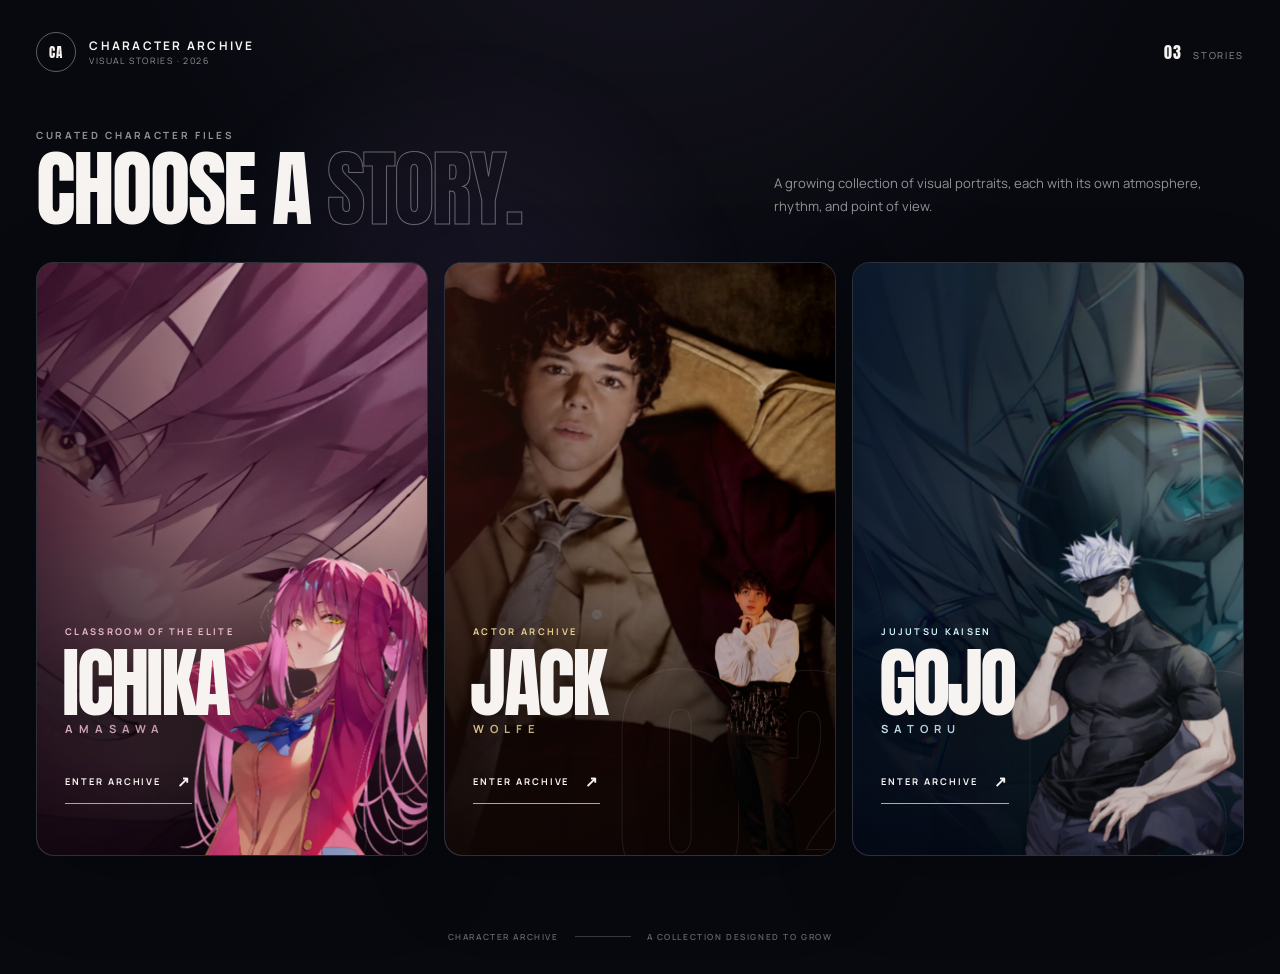
<file: index.html>
<!doctype html>
<html lang="en">
  <head>
    <meta charset="UTF-8">
    <meta name="viewport" content="width=device-width, initial-scale=1.0">
    <meta name="description" content="Character Archive — a growing collection of cinematic visual stories devoted to remarkable characters and performers.">
    <meta name="theme-color" content="#07090f">
    <title>Character Archive</title>
    <link rel="preconnect" href="https://fonts.googleapis.com">
    <link rel="preconnect" href="https://fonts.gstatic.com" crossorigin>
    <link href="https://fonts.googleapis.com/css2?family=Anton&family=Manrope:wght@400;500;600;700&display=swap" rel="stylesheet">
    <link rel="stylesheet" href="styles.css">
    <script src="archive-data.js" defer></script>
    <script src="script.js" defer></script>
  </head>
  <body>
    <a class="skip-link" href="#archive">Skip to character selection</a>

    <header class="site-header">
      <a class="brand" href="index.html" aria-label="Character Archive home">
        <span class="brand__mark" aria-hidden="true">CA</span>
        <span class="brand__copy">
          <strong>Character Archive</strong>
          <small>Visual stories · 2026</small>
        </span>
      </a>
      <p class="site-header__counter" data-archive-counter aria-live="polite"></p>
    </header>

    <main class="archive-shell">
      <header class="archive-intro">
        <div>
          <p class="archive-intro__eyebrow">Curated character files</p>
          <h1>Choose a <span>story.</span></h1>
        </div>
        <p class="archive-intro__copy">A growing collection of visual portraits, each with its own atmosphere, rhythm, and point of view.</p>
      </header>

      <section class="archive" id="archive" aria-label="Choose a character archive"></section>
      <noscript class="no-script">JavaScript is required to assemble the character collection.</noscript>
    </main>

    <template id="portal-template">
      <a class="portal" href="#">
        <span class="portal__scene" aria-hidden="true"></span>
        <span class="portal__shade" aria-hidden="true"></span>
        <span class="portal__number" aria-hidden="true"></span>
        <span class="portal__content">
          <span class="portal__eyebrow"></span>
          <span class="portal__name" aria-hidden="true"></span>
          <span class="portal__surname"></span>
          <span class="portal__description"></span>
          <span class="portal__action">Enter archive <span class="portal__arrow" aria-hidden="true">↗</span></span>
        </span>
        <img class="portal__figure" src="" alt="" aria-hidden="true">
        <span class="sr-only"></span>
      </a>
    </template>

    <footer class="site-footer">
      <span>Character Archive</span>
      <span class="site-footer__line" aria-hidden="true"></span>
      <span>A collection designed to grow</span>
    </footer>
  </body>
</html>
</file>
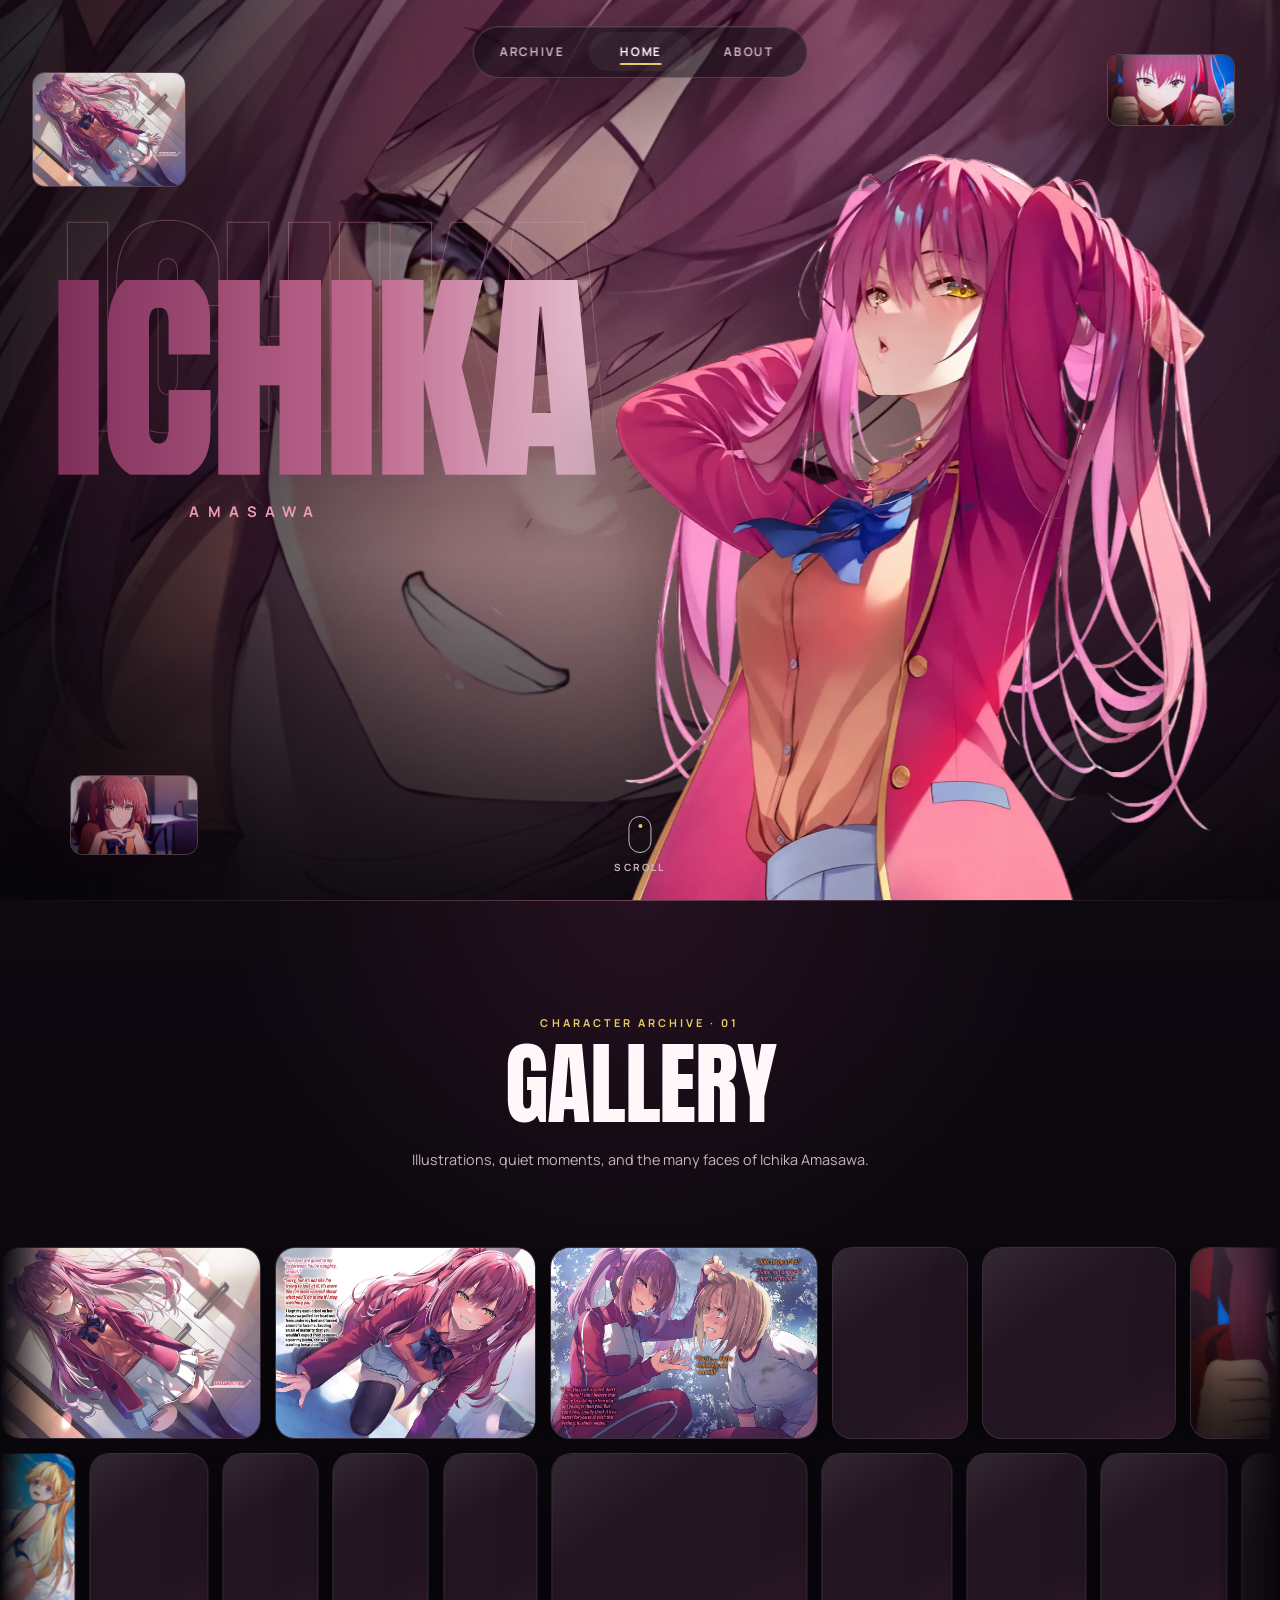
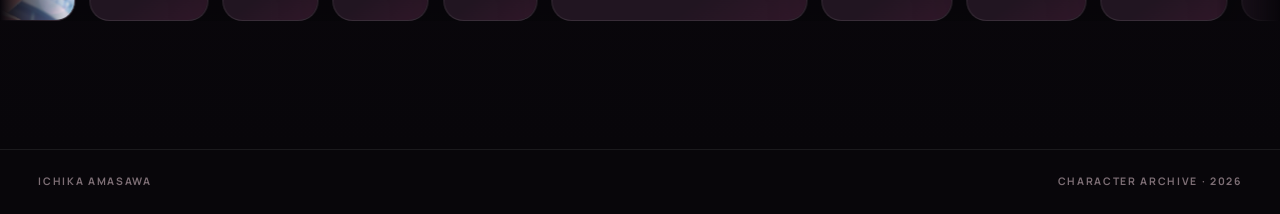
<file: characters/ichika/index.html>
<!doctype html>
<html lang="en">
<head>
    <meta charset="UTF-8">
    <meta name="viewport" content="width=device-width, initial-scale=1.0">
    <meta name="description" content="A cinematic character archive dedicated to Ichika Amasawa, featuring an interactive portrait, detailed profile, and animated gallery.">
    <meta name="theme-color" content="#120d15">
    <title>Ichika Amasawa — Character Archive</title>
    <link rel="preconnect" href="https://fonts.googleapis.com">
    <link rel="preconnect" href="https://fonts.gstatic.com" crossorigin>
    <link href="https://fonts.googleapis.com/css2?family=Anton&family=Manrope:wght@400;500;600;700&display=swap" rel="stylesheet">
    <link rel="stylesheet" href="styles.css">
</head>
<body>
    <header class="site-header">
        <nav class="navigation" aria-label="Primary navigation">
            <a class="navigation__link" href="../../index.html">Archive</a>
            <a class="navigation__link is-active" href="#home">Home</a>
            <button class="navigation__link navigation__button" type="button" aria-haspopup="dialog" aria-controls="about-dialog" aria-expanded="false" data-open-about>About</button>
        </nav>
    </header>

    <main>
        <section class="hero" id="home" aria-labelledby="hero-title">
            <img class="hero__background" src="assets/images/main_photo.jpg" alt="" aria-hidden="true">
            <div class="hero__overlay" aria-hidden="true"></div>

            <div class="hero__title-group">
                <span class="hero__title-outline" aria-hidden="true">Ichika</span>
                <h1 class="hero__title" id="hero-title">Ichika</h1>
                <p class="hero__surname">Amasawa</p>
            </div>

            <div class="hero__photos" aria-hidden="true">
                <figure class="hero-photo hero-photo--1"><img src="assets/images/photo_1.webp" alt="" decoding="async"></figure>
                <figure class="hero-photo hero-photo--2"><img src="assets/images/photo_3.webp" alt="" decoding="async"></figure>
                <figure class="hero-photo hero-photo--3"><img src="assets/images/photo_20.jpg" alt="" decoding="async"></figure>
                <figure class="hero-photo hero-photo--4"><img src="assets/images/photo_9.jpg" alt="" decoding="async"></figure>
                <figure class="hero-photo hero-photo--5"><img src="assets/images/photo_14.jpg" alt="" decoding="async"></figure>
                <figure class="hero-photo hero-photo--6"><img src="assets/images/photo_7.jpg" alt="" decoding="async"></figure>
                <figure class="hero-photo hero-photo--7"><img src="assets/images/photo_22.jpg" alt="" decoding="async"></figure>
                <figure class="hero-photo hero-photo--8"><img src="assets/images/photo_5.webp" alt="" decoding="async"></figure>
            </div>

            <img class="hero__character" src="assets/images/background.webp" alt="Ichika Amasawa" fetchpriority="high">
            <a class="scroll-cue" href="#gallery" aria-label="Explore the gallery">
                <span class="scroll-cue__mouse" aria-hidden="true"><span class="scroll-cue__dot"></span></span>
                <span class="scroll-cue__label">Scroll</span>
            </a>
        </section>

        <section class="gallery" id="gallery" aria-labelledby="gallery-title">
            <header class="section-heading">
                <p class="section-heading__eyebrow">Character archive · 01</p>
                <h2 class="section-heading__title" id="gallery-title">Gallery</h2>
                <p class="section-heading__description">Illustrations, quiet moments, and the many faces of Ichika Amasawa.</p>
            </header>

            <div class="gallery-row gallery-row--forward" data-marquee>
                <div class="gallery-track"><div class="gallery-group">
                    <figure class="gallery-card"><img src="assets/images/photo_1.webp" alt="Ichika in a school interior" loading="lazy" decoding="async"></figure>
                    <figure class="gallery-card"><img src="assets/images/photo_2.webp" alt="Illustration featuring Ichika" loading="lazy" decoding="async"></figure>
                    <figure class="gallery-card"><img src="assets/images/photo_3.webp" alt="Winter scene featuring Ichika" loading="lazy" decoding="async"></figure>
                    <figure class="gallery-card"><img src="assets/images/photo_5.webp" alt="Monochrome character illustration" loading="lazy" decoding="async"></figure>
                    <figure class="gallery-card"><img src="assets/images/photo_7.jpg" alt="Portrait of Ichika at sunset" loading="lazy" decoding="async"></figure>
                    <figure class="gallery-card"><img src="assets/images/photo_9.jpg" alt="Close portrait of Ichika" loading="lazy" decoding="async"></figure>
                    <figure class="gallery-card"><img src="assets/images/photo_10.jpg" alt="Bright portrait of Ichika" loading="lazy" decoding="async"></figure>
                    <figure class="gallery-card"><img src="assets/images/photo_14.jpg" alt="Portrait of Ichika in the city" loading="lazy" decoding="async"></figure>
                    <figure class="gallery-card"><img src="assets/images/photo_16.jpg" alt="Pink illustration of Ichika" loading="lazy" decoding="async"></figure>
                    <figure class="gallery-card"><img src="assets/images/photo_20.jpg" alt="Ichika seated at a school desk" loading="lazy" decoding="async"></figure>
                    <figure class="gallery-card"><img src="assets/images/photo_22.jpg" alt="Group illustration featuring Ichika" loading="lazy" decoding="async"></figure>
                </div></div>
            </div>

            <div class="gallery-row gallery-row--reverse" data-marquee>
                <div class="gallery-track"><div class="gallery-group">
                    <figure class="gallery-card"><img src="assets/images/photo_4.webp" alt="Summer character illustration" loading="lazy" decoding="async"></figure>
                    <figure class="gallery-card"><img src="assets/images/photo_6.webp" alt="Monochrome scene featuring Ichika" loading="lazy" decoding="async"></figure>
                    <figure class="gallery-card"><img src="assets/images/photo_8.png" alt="Stylized portrait of Ichika" loading="lazy" decoding="async"></figure>
                    <figure class="gallery-card"><img src="assets/images/photo_11.jpg" alt="Ichika by the sea" loading="lazy" decoding="async"></figure>
                    <figure class="gallery-card"><img src="assets/images/photo_12.jpg" alt="Chibi illustration of Ichika" loading="lazy" decoding="async"></figure>
                    <figure class="gallery-card"><img src="assets/images/photo_13.jpg" alt="Vivid pop-art illustration" loading="lazy" decoding="async"></figure>
                    <figure class="gallery-card"><img src="assets/images/photo_15.jpg" alt="Ichika in her school uniform" loading="lazy" decoding="async"></figure>
                    <figure class="gallery-card"><img src="assets/images/photo_17.jpg" alt="Ichika against a pink background" loading="lazy" decoding="async"></figure>
                    <figure class="gallery-card"><img src="assets/images/photo_18.webp" alt="Portrait of Ichika in a room" loading="lazy" decoding="async"></figure>
                    <figure class="gallery-card"><img src="assets/images/photo_19.jpg" alt="Colorful chibi illustration of Ichika" loading="lazy" decoding="async"></figure>
                    <figure class="gallery-card"><img src="assets/images/photo_21.jpg" alt="Dark cinematic character scene" loading="lazy" decoding="async"></figure>
                </div></div>
            </div>
        </section>
    </main>

    <footer class="site-footer"><span>Ichika Amasawa</span><span>Character archive · 2026</span></footer>

    <dialog class="about-dialog" id="about-dialog" aria-labelledby="about-title">
        <div class="about-dialog__shell">
            <button class="about-dialog__close" type="button" aria-label="Close Ichika profile" data-close-about><span aria-hidden="true">×</span></button>
            <div class="about-dialog__visual">
                <img src="assets/images/photo_14.jpg" alt="Portrait of Ichika Amasawa" loading="lazy" decoding="async">
                <span class="about-dialog__number" aria-hidden="true">01</span>
                <p class="about-dialog__visual-label">Classroom of the Elite<br>Character Archive</p>
            </div>
            <div class="about-dialog__content">
                <p class="about-dialog__eyebrow">Character profile · File 01</p>
                <h2 class="about-dialog__title" id="about-title">Ichika<br>Amasawa</h2>
                <p class="about-dialog__lead">A playful smile that never reveals the whole plan.</p>
                <p>Ichika enters the story as an energetic and teasing first-year student. Her relaxed manner is carefully deceptive: behind it sits a sharp observer who notices changes in people, reads a room quickly, and rarely acts without purpose.</p>
                <p>Raised in the White Room's fifth generation, she combines exceptional academic ability with demanding physical training. Unlike characters who hide behind silence, Ichika turns unpredictability, humor, and confidence into part of her strategy.</p>
                <div class="about-dialog__note"><span>Character note</span><p>Her greatest contrast is also her signature: warmth on the surface, calculation underneath.</p></div>
                <dl class="about-facts">
                    <div><dt>Series</dt><dd>Classroom of the Elite</dd></div>
                    <div><dt>School</dt><dd>Advanced Nurturing High School</dd></div>
                    <div><dt>Class</dt><dd>First Year · Class A</dd></div>
                    <div><dt>Background</dt><dd>White Room · Fifth Generation</dd></div>
                    <div><dt>Mind</dt><dd>Analytical &amp; strategic</dd></div>
                    <div><dt>Nature</dt><dd>Playful &amp; unpredictable</dd></div>
                </dl>
                <div class="about-traits" aria-label="Ichika's character traits"><span>Observant</span><span>Confident</span><span>Unconventional</span><span>Adaptable</span></div>
            </div>
        </div>
    </dialog>
    <script src="script.js"></script>
</body>
</html>
</file>
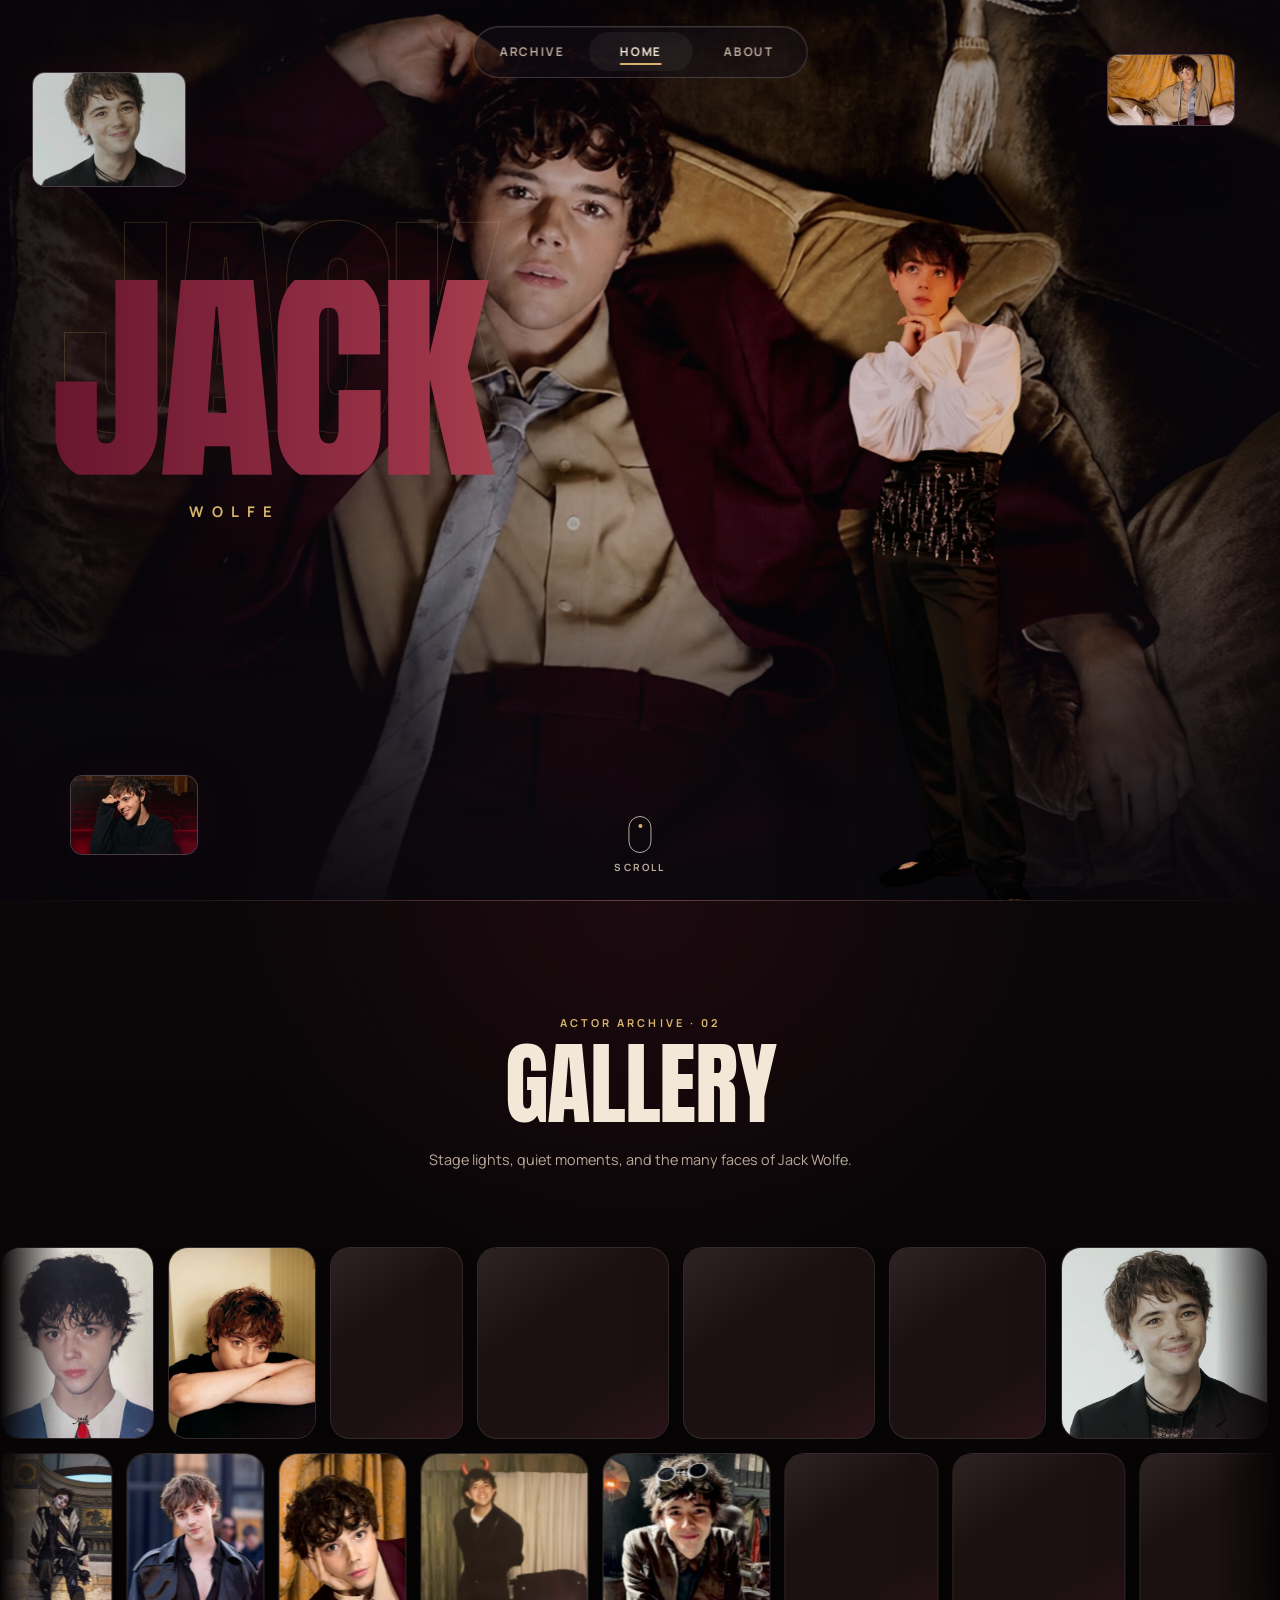
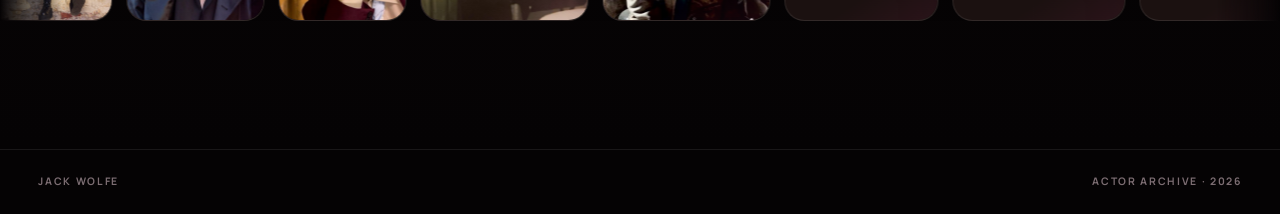
<file: characters/jack/index.html>
<!doctype html>
<html lang="en">
<head>
    <meta charset="UTF-8">
    <meta name="viewport" content="width=device-width, initial-scale=1.0">
    <meta name="description" content="A cinematic actor archive dedicated to Jack Wolfe, featuring an interactive portrait, detailed profile, and animated gallery.">
    <meta name="theme-color" content="#0b0708">
    <title>Jack Wolfe — Actor Archive</title>
    <link rel="preconnect" href="https://fonts.googleapis.com">
    <link rel="preconnect" href="https://fonts.gstatic.com" crossorigin>
    <link href="https://fonts.googleapis.com/css2?family=Anton&family=Manrope:wght@400;500;600;700&display=swap" rel="stylesheet">
    <link rel="stylesheet" href="styles.css">
</head>
<body>
    <header class="site-header">
        <nav class="navigation" aria-label="Primary navigation">
            <a class="navigation__link" href="../../index.html">Archive</a>
            <a class="navigation__link is-active" href="#home">Home</a>
            <button class="navigation__link navigation__button" type="button" aria-haspopup="dialog" aria-controls="about-dialog" aria-expanded="false" data-open-about>About</button>
        </nav>
    </header>

    <main>
        <section class="hero" id="home" aria-labelledby="hero-title">
            <img class="hero__background" src="assets/images/main_photo.webp" alt="" aria-hidden="true">
            <div class="hero__overlay" aria-hidden="true"></div>
            <div class="hero__title-group">
                <span class="hero__title-outline" aria-hidden="true">Jack</span>
                <h1 class="hero__title" id="hero-title">Jack</h1>
                <p class="hero__surname">Wolfe</p>
            </div>

            <div class="hero__photos" aria-hidden="true">
                <figure class="hero-photo hero-photo--1"><img src="assets/images/photo_10_2026-08-06_18-49-19.jpg" alt="" decoding="async"></figure>
                <figure class="hero-photo hero-photo--2"><img src="assets/images/photo_17_2026-08-06_18-49-19.jpg" alt="" decoding="async"></figure>
                <figure class="hero-photo hero-photo--3"><img src="assets/images/photo_14_2026-08-06_18-49-19.jpg" alt="" decoding="async"></figure>
                <figure class="hero-photo hero-photo--4"><img src="assets/images/photo_29_2026-08-06_18-49-19.jpg" alt="" decoding="async"></figure>
                <figure class="hero-photo hero-photo--5"><img src="assets/images/photo_18_2026-08-06_18-49-19.jpg" alt="" decoding="async"></figure>
                <figure class="hero-photo hero-photo--6"><img src="assets/images/photo_26_2026-08-06_18-49-19.jpg" alt="" decoding="async"></figure>
                <figure class="hero-photo hero-photo--7"><img src="assets/images/photo_24_2026-08-06_18-49-19.jpg" alt="" decoding="async"></figure>
                <figure class="hero-photo hero-photo--8"><img src="assets/images/photo_20_2026-08-06_18-49-19.jpg" alt="" decoding="async"></figure>
            </div>

            <img class="hero__character" src="assets/images/background.webp" alt="Jack Wolfe" fetchpriority="high">
            <a class="scroll-cue" href="#gallery" aria-label="Explore the gallery">
                <span class="scroll-cue__mouse" aria-hidden="true"><span class="scroll-cue__dot"></span></span>
                <span class="scroll-cue__label">Scroll</span>
            </a>
        </section>

        <section class="gallery" id="gallery" aria-labelledby="gallery-title">
            <header class="section-heading">
                <p class="section-heading__eyebrow">Actor archive · 02</p>
                <h2 class="section-heading__title" id="gallery-title">Gallery</h2>
                <p class="section-heading__description">Stage lights, quiet moments, and the many faces of Jack Wolfe.</p>
            </header>

            <div class="gallery-row gallery-row--forward" data-marquee>
                <div class="gallery-track"><div class="gallery-group">
                    <figure class="gallery-card"><img src="assets/images/photo_1_2026-08-06_18-49-19.jpg" alt="Portrait of Jack Wolfe" loading="lazy" decoding="async"></figure>
                    <figure class="gallery-card"><img src="assets/images/photo_2_2026-08-06_18-49-19.jpg" alt="Jack Wolfe at an event" loading="lazy" decoding="async"></figure>
                    <figure class="gallery-card"><img src="assets/images/photo_3_2026-08-06_18-49-19.jpg" alt="Editorial portrait of Jack Wolfe" loading="lazy" decoding="async"></figure>
                    <figure class="gallery-card"><img src="assets/images/photo_5_2026-08-06_18-49-19.jpg" alt="Studio portrait of Jack Wolfe" loading="lazy" decoding="async"></figure>
                    <figure class="gallery-card"><img src="assets/images/photo_7_2026-08-06_18-49-19.jpg" alt="Candid photograph of Jack Wolfe" loading="lazy" decoding="async"></figure>
                    <figure class="gallery-card"><img src="assets/images/photo_9_2026-08-06_18-49-19.jpg" alt="Jack Wolfe in warm light" loading="lazy" decoding="async"></figure>
                    <figure class="gallery-card"><img src="assets/images/photo_10_2026-08-06_18-49-19.jpg" alt="Close portrait of Jack Wolfe" loading="lazy" decoding="async"></figure>
                    <figure class="gallery-card"><img src="assets/images/photo_14_2026-08-06_18-49-19.jpg" alt="Jack Wolfe in costume" loading="lazy" decoding="async"></figure>
                    <figure class="gallery-card"><img src="assets/images/photo_16_2026-08-06_18-49-19.jpg" alt="Jack Wolfe on location" loading="lazy" decoding="async"></figure>
                    <figure class="gallery-card"><img src="assets/images/photo_20_2026-08-06_18-49-19.jpg" alt="Jack Wolfe at the theatre" loading="lazy" decoding="async"></figure>
                    <figure class="gallery-card"><img src="assets/images/photo_22_2026-08-06_18-49-19.jpg" alt="Jack Wolfe in a dramatic portrait" loading="lazy" decoding="async"></figure>
                    <figure class="gallery-card"><img src="assets/images/photo_23_2026-08-06_18-49-19.jpg" alt="Jack Wolfe outdoors" loading="lazy" decoding="async"></figure>
                    <figure class="gallery-card"><img src="assets/images/photo_24_2026-08-06_18-49-19.jpg" alt="Fashion portrait of Jack Wolfe" loading="lazy" decoding="async"></figure>
                    <figure class="gallery-card"><img src="assets/images/photo_26_2026-08-06_18-49-19.jpg" alt="Jack Wolfe in a stage look" loading="lazy" decoding="async"></figure>
                    <figure class="gallery-card"><img src="assets/images/photo_28_2026-08-06_18-49-19.jpg" alt="Jack Wolfe smiling" loading="lazy" decoding="async"></figure>
                    <figure class="gallery-card"><img src="assets/images/photo_29_2026-08-06_18-49-19.jpg" alt="Jack Wolfe in cinematic lighting" loading="lazy" decoding="async"></figure>
                </div></div>
            </div>

            <div class="gallery-row gallery-row--reverse" data-marquee>
                <div class="gallery-track"><div class="gallery-group">
                    <figure class="gallery-card"><img src="assets/images/photo_4_2026-08-06_18-49-19.jpg" alt="Portrait of Jack Wolfe in a suit" loading="lazy" decoding="async"></figure>
                    <figure class="gallery-card"><img src="assets/images/photo_6_2026-08-06_18-49-19.jpg" alt="Jack Wolfe in a street scene" loading="lazy" decoding="async"></figure>
                    <figure class="gallery-card"><img src="assets/images/photo_11_2026-08-06_18-49-19.jpg" alt="Black and white portrait of Jack Wolfe" loading="lazy" decoding="async"></figure>
                    <figure class="gallery-card"><img src="assets/images/photo_12_2026-08-06_18-49-19.jpg" alt="Jack Wolfe under stage lighting" loading="lazy" decoding="async"></figure>
                    <figure class="gallery-card"><img src="assets/images/photo_13_2026-08-06_18-49-19.jpg" alt="Relaxed portrait of Jack Wolfe" loading="lazy" decoding="async"></figure>
                    <figure class="gallery-card"><img src="assets/images/photo_15_2026-08-06_18-49-19.jpg" alt="Jack Wolfe in a dark outfit" loading="lazy" decoding="async"></figure>
                    <figure class="gallery-card"><img src="assets/images/photo_17_2026-08-06_18-49-19.jpg" alt="Jack Wolfe against a gold backdrop" loading="lazy" decoding="async"></figure>
                    <figure class="gallery-card"><img src="assets/images/photo_18_2026-08-06_18-49-19.jpg" alt="Jack Wolfe seated in an auditorium" loading="lazy" decoding="async"></figure>
                    <figure class="gallery-card"><img src="assets/images/photo_19_2026-08-06_18-49-19.jpg" alt="Jack Wolfe in soft light" loading="lazy" decoding="async"></figure>
                    <figure class="gallery-card"><img src="assets/images/photo_21_2026-08-06_18-49-19.jpg" alt="Jack Wolfe at a premiere" loading="lazy" decoding="async"></figure>
                    <figure class="gallery-card"><img src="assets/images/photo_25_2026-08-06_18-49-19.jpg" alt="Jack Wolfe in an outdoor portrait" loading="lazy" decoding="async"></figure>
                    <figure class="gallery-card"><img src="assets/images/photo_27_2026-08-06_18-49-19.jpg" alt="Close-up of Jack Wolfe" loading="lazy" decoding="async"></figure>
                    <figure class="gallery-card"><img src="assets/images/photo_30_2026-08-06_18-49-19.jpg" alt="Jack Wolfe in a warm-toned portrait" loading="lazy" decoding="async"></figure>
                    <figure class="gallery-card"><img src="assets/images/photo_32_2026-08-06_18-49-19.jpg" alt="Jack Wolfe in a theatrical scene" loading="lazy" decoding="async"></figure>
                    <figure class="gallery-card"><img src="assets/images/photo_33_2026-08-06_18-49-19.jpg" alt="Jack Wolfe in profile" loading="lazy" decoding="async"></figure>
                </div></div>
            </div>
        </section>
    </main>

    <footer class="site-footer"><span>Jack Wolfe</span><span>Actor archive · 2026</span></footer>

    <dialog class="about-dialog" id="about-dialog" aria-labelledby="about-title">
        <div class="about-dialog__shell">
            <button class="about-dialog__close" type="button" aria-label="Close Jack Wolfe profile" data-close-about><span aria-hidden="true">×</span></button>
            <div class="about-dialog__visual">
                <img src="assets/images/photo_11_2026-08-06_18-49-19.jpg" alt="Portrait of Jack Wolfe" loading="lazy" decoding="async">
                <span class="about-dialog__number" aria-hidden="true">02</span>
                <p class="about-dialog__visual-label">Stage &amp; Screen<br>Actor Archive</p>
            </div>
            <div class="about-dialog__content">
                <p class="about-dialog__eyebrow">Actor profile · File 02</p>
                <h2 class="about-dialog__title" id="about-title">Jack<br>Wolfe</h2>
                <p class="about-dialog__lead">A performer who brings musical instinct, quiet vulnerability, and emotional intensity to every role.</p>
                <p>Jack Wolfe is an English actor whose work moves naturally between screen and stage. He reached an international audience as Wylan Hendriks in <em>Shadow and Bone</em>, and appeared as Tim Walker and Prince Tamino in <em>The Magic Flute</em>.</p>
                <p>His theatre work has been equally defining. As Gabe in <em>Next to Normal</em>, Wolfe brought remarkable sensitivity and emotional precision to the role. He later made his Broadway debut as Orpheus in <em>Hadestown</em>.</p>
                <div class="about-dialog__note"><span>Performance note</span><p>His performances often balance openness and restraint — a quiet vulnerability that can transform into an unmistakable stage presence.</p></div>
                <dl class="about-facts">
                    <div><dt>Profession</dt><dd>Actor &amp; singer</dd></div>
                    <div><dt>Screen</dt><dd>Shadow and Bone</dd></div>
                    <div><dt>Film</dt><dd>The Magic Flute</dd></div>
                    <div><dt>Theatre</dt><dd>Next to Normal</dd></div>
                    <div><dt>Broadway</dt><dd>Hadestown</dd></div>
                    <div><dt>Training</dt><dd>Mountview Academy of Theatre Arts</dd></div>
                </dl>
                <div class="about-traits" aria-label="Jack Wolfe's artistic qualities"><span>Expressive</span><span>Musical</span><span>Versatile</span><span>Emotionally precise</span></div>
            </div>
        </div>
    </dialog>
    <script src="script.js"></script>
</body>
</html>
</file>
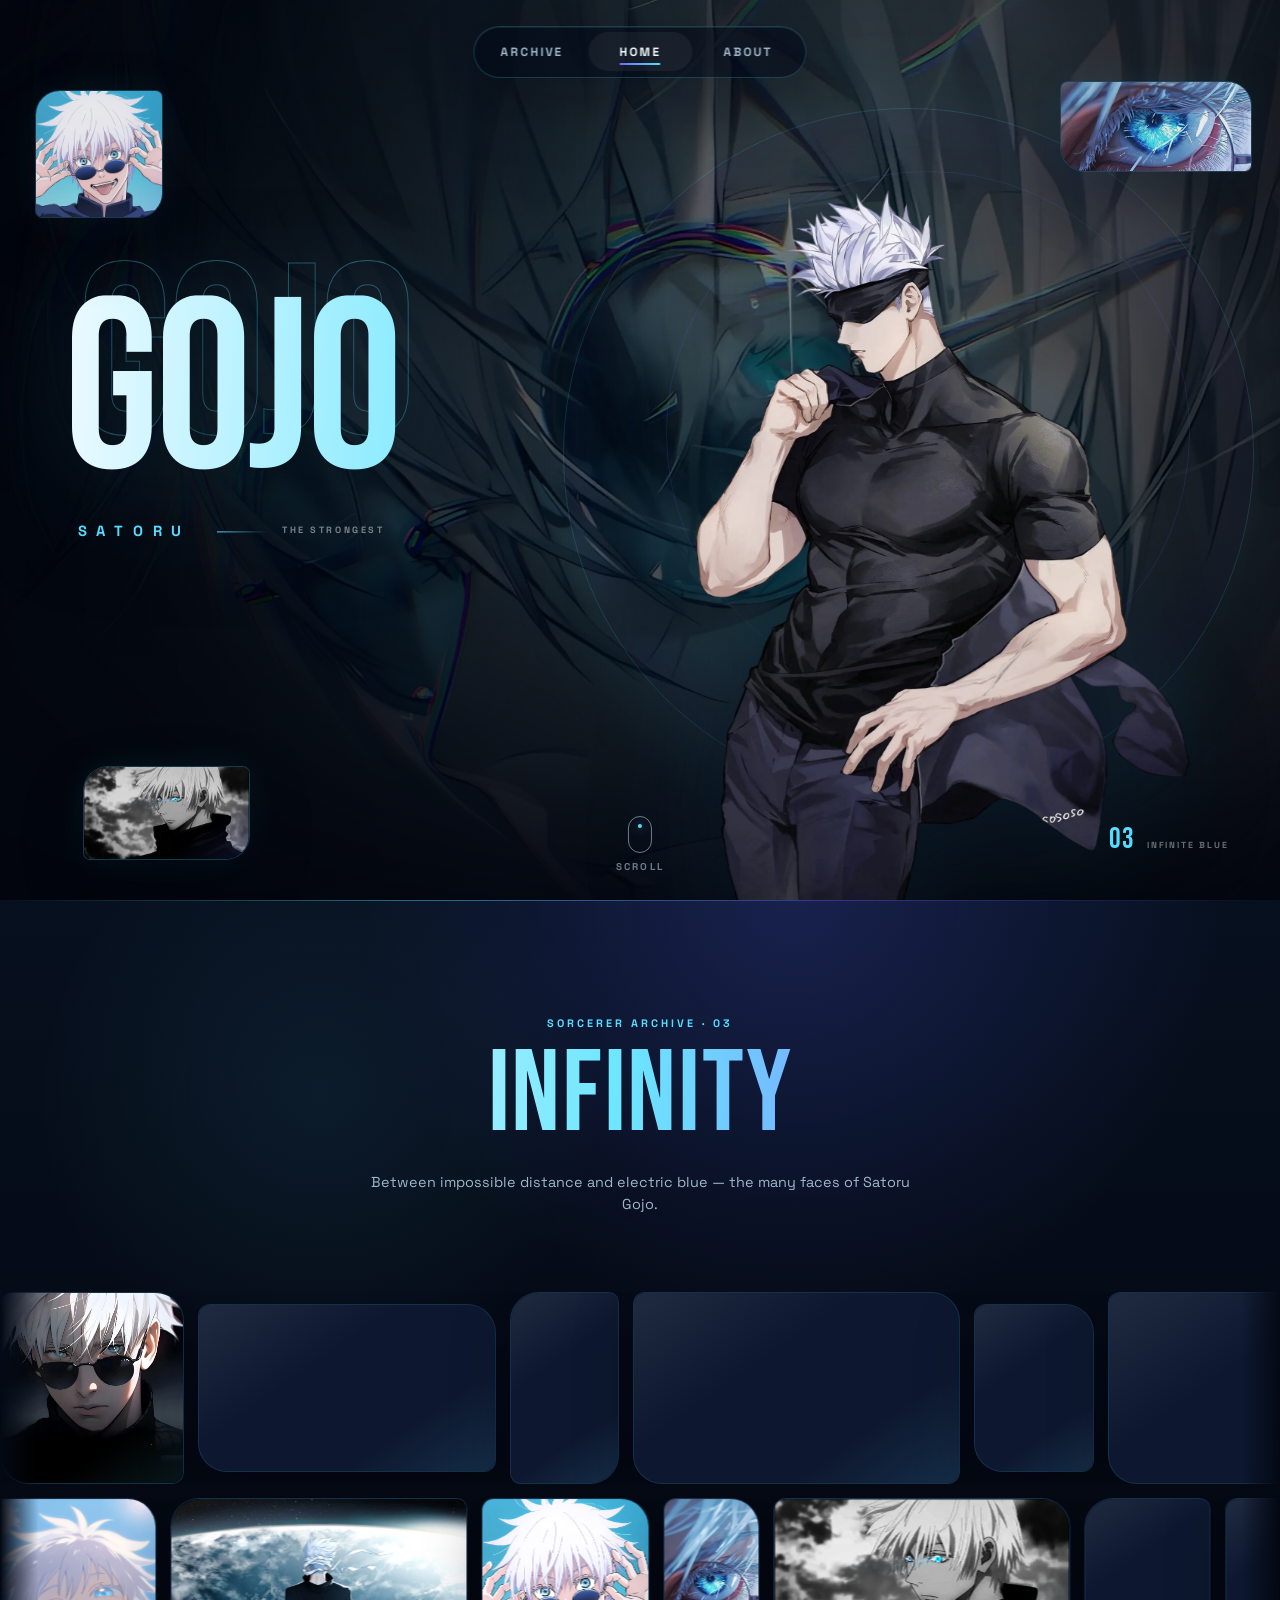
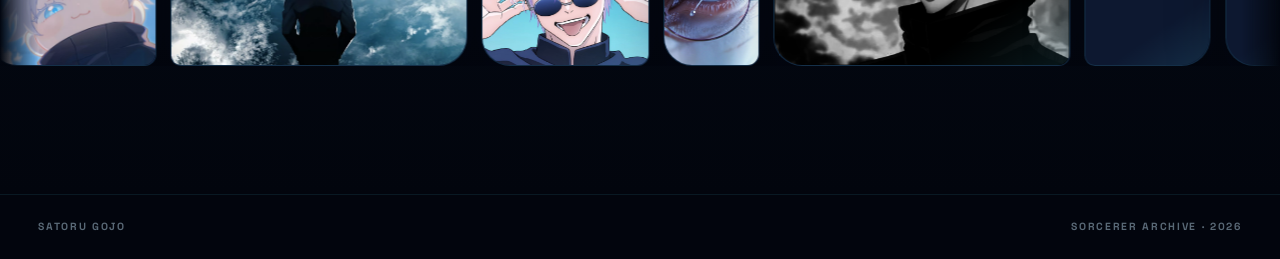
<file: characters/satoru/index.html>
<!doctype html>
<html lang="en">
<head>
    <meta charset="UTF-8">
    <meta name="viewport" content="width=device-width, initial-scale=1.0">
    <meta name="description" content="A cinematic character archive dedicated to Satoru Gojo, featuring an interactive portrait, detailed profile, and animated gallery.">
    <meta name="theme-color" content="#050713">
    <title>Gojo Satoru — Sorcerer Archive</title>
    <link rel="preconnect" href="https://fonts.googleapis.com">
    <link rel="preconnect" href="https://fonts.gstatic.com" crossorigin>
    <link href="https://fonts.googleapis.com/css2?family=Bebas+Neue&family=Space+Grotesk:wght@400;500;600;700&display=swap" rel="stylesheet">
    <link rel="stylesheet" href="styles.css">
</head>
<body>
    <header class="site-header">
        <nav class="navigation" aria-label="Primary navigation">
            <a class="navigation__link" href="../../index.html">Archive</a>
            <a class="navigation__link is-active" href="#home">Home</a>
            <button class="navigation__link navigation__button" type="button" aria-haspopup="dialog" aria-controls="about-dialog" aria-expanded="false" data-open-about>About</button>
        </nav>
    </header>

    <main>
        <section class="hero" id="home" aria-labelledby="hero-title">
            <img class="hero__background" src="assets/images/main_photo.webp" alt="" aria-hidden="true">
            <div class="hero__overlay" aria-hidden="true"></div>

            <div class="hero__title-group">
                <span class="hero__title-outline" aria-hidden="true">Gojo</span>
                <h1 class="hero__title" id="hero-title">Gojo</h1>
                <p class="hero__surname"><span>Satoru</span><small>The strongest</small></p>
            </div>

            <div class="hero__photos" aria-hidden="true">
                <figure class="hero-photo hero-photo--1"><img src="assets/images/photo_11.jpg" alt="" decoding="async"></figure>
                <figure class="hero-photo hero-photo--2"><img src="assets/images/photo_21.webp" alt="" decoding="async"></figure>
                <figure class="hero-photo hero-photo--3"><img src="assets/images/photo_16.jpg" alt="" decoding="async"></figure>
                <figure class="hero-photo hero-photo--4"><img src="assets/images/photo_15.jpg" alt="" decoding="async"></figure>
                <figure class="hero-photo hero-photo--5"><img src="assets/images/photo_17.webp" alt="" decoding="async"></figure>
                <figure class="hero-photo hero-photo--6"><img src="assets/images/photo_5.jpg" alt="" decoding="async"></figure>
            </div>

            <img class="hero__character" src="assets/images/background.webp" alt="Satoru Gojo" fetchpriority="high">
            <p class="hero__file" aria-hidden="true"><span>03</span> Infinite blue</p>

            <a class="scroll-cue" href="#gallery" aria-label="Explore the gallery">
                <span class="scroll-cue__mouse" aria-hidden="true"><span class="scroll-cue__dot"></span></span>
                <span class="scroll-cue__label">Scroll</span>
            </a>
        </section>

        <section class="gallery" id="gallery" aria-labelledby="gallery-title">
            <header class="section-heading">
                <p class="section-heading__eyebrow">Sorcerer archive · 03</p>
                <h2 class="section-heading__title" id="gallery-title">Infinity</h2>
                <p class="section-heading__description">Between impossible distance and electric blue — the many faces of Satoru Gojo.</p>
            </header>

            <div class="gallery-row gallery-row--forward" data-marquee>
                <div class="gallery-track"><div class="gallery-group">
                    <figure class="gallery-card"><img src="assets/images/photo_1.jpg" alt="Gojo wearing dark glasses" loading="lazy" decoding="async"></figure>
                    <figure class="gallery-card"><img src="assets/images/photo_10.webp" alt="Gojo smiling in warm sunlight" loading="lazy" decoding="async"></figure>
                    <figure class="gallery-card"><img src="assets/images/photo_12.jpg" alt="Gojo standing in a bright doorway" loading="lazy" decoding="async"></figure>
                    <figure class="gallery-card"><img src="assets/images/photo_13.jpg" alt="Gojo holding a white cat" loading="lazy" decoding="async"></figure>
                    <figure class="gallery-card"><img src="assets/images/photo_14.jpg" alt="Pale blue profile portrait of Gojo" loading="lazy" decoding="async"></figure>
                    <figure class="gallery-card"><img src="assets/images/photo_17.webp" alt="Gojo using a violet cursed technique" loading="lazy" decoding="async"></figure>
                    <figure class="gallery-card"><img src="assets/images/photo_18.jpg" alt="Gojo beneath a bright blue sky" loading="lazy" decoding="async"></figure>
                    <figure class="gallery-card"><img src="assets/images/photo_2.jpg" alt="Gojo resting in golden light" loading="lazy" decoding="async"></figure>
                    <figure class="gallery-card"><img src="assets/images/photo_3.jpg" alt="Dark portrait of Gojo with his hand raised" loading="lazy" decoding="async"></figure>
                    <figure class="gallery-card"><img src="assets/images/photo_4.jpg" alt="Gojo eating with chopsticks" loading="lazy" decoding="async"></figure>
                    <figure class="gallery-card"><img src="assets/images/photo_5.jpg" alt="Blue eye reflected in round glasses" loading="lazy" decoding="async"></figure>
                    <figure class="gallery-card"><img src="assets/images/photo_8.jpg" alt="Gojo revealing his eyes" loading="lazy" decoding="async"></figure>
                </div></div>
            </div>

            <div class="gallery-row gallery-row--reverse" data-marquee>
                <div class="gallery-track"><div class="gallery-group">
                    <figure class="gallery-card"><img src="assets/images/photo_6.jpg" alt="Close illustration of Gojo's blue eyes and glasses" loading="lazy" decoding="async"></figure>
                    <figure class="gallery-card"><img src="assets/images/photo_7.jpg" alt="Soft blue portrait of a smiling Gojo" loading="lazy" decoding="async"></figure>
                    <figure class="gallery-card"><img src="assets/images/photo_9.webp" alt="Gojo standing before the moon" loading="lazy" decoding="async"></figure>
                    <figure class="gallery-card"><img src="assets/images/photo_11.jpg" alt="Playful portrait of Gojo adjusting his glasses" loading="lazy" decoding="async"></figure>
                    <figure class="gallery-card"><img src="assets/images/photo_15.jpg" alt="Extreme close-up of Gojo's Six Eyes" loading="lazy" decoding="async"></figure>
                    <figure class="gallery-card"><img src="assets/images/photo_16.jpg" alt="Monochrome Gojo portrait with blue eyes" loading="lazy" decoding="async"></figure>
                    <figure class="gallery-card"><img src="assets/images/photo_19.jpg" alt="Black and white manga illustration of Gojo" loading="lazy" decoding="async"></figure>
                    <figure class="gallery-card"><img src="assets/images/photo_20.jpg" alt="Manga sketch of Gojo laughing" loading="lazy" decoding="async"></figure>
                    <figure class="gallery-card"><img src="assets/images/photo_21.webp" alt="Graphic collage featuring Gojo" loading="lazy" decoding="async"></figure>
                    <figure class="gallery-card"><img src="assets/images/photo_22.jpg" alt="Black and white Gojo character study" loading="lazy" decoding="async"></figure>
                </div></div>
            </div>
        </section>
    </main>

    <footer class="site-footer"><span>Satoru Gojo</span><span>Sorcerer archive · 2026</span></footer>

    <dialog class="about-dialog" id="about-dialog" aria-labelledby="about-title">
        <div class="about-dialog__shell">
            <button class="about-dialog__close" type="button" aria-label="Close Satoru Gojo profile" data-close-about><span aria-hidden="true">×</span></button>
            <div class="about-dialog__visual">
                <img src="assets/images/photo_18.jpg" alt="Satoru Gojo beneath a blue sky" loading="lazy" decoding="async">
                <span class="about-dialog__number" aria-hidden="true">03</span>
                <p class="about-dialog__visual-label">Jujutsu Kaisen<br>Sorcerer Archive</p>
            </div>
            <div class="about-dialog__content">
                <p class="about-dialog__eyebrow">Character profile · File 03</p>
                <h2 class="about-dialog__title" id="about-title">Satoru<br>Gojo</h2>
                <p class="about-dialog__lead">An impossible distance wrapped in confidence, humour, and electric blue.</p>
                <p>Satoru Gojo is a special grade jujutsu sorcerer and a teacher at Tokyo Jujutsu High. Born with both the Limitless technique and the Six Eyes, he understands cursed energy with extraordinary precision and is widely regarded as the strongest sorcerer of the modern era.</p>
                <p>His playful arrogance hides a serious purpose. Gojo teaches because power alone cannot rebuild the jujutsu world; lasting change requires a new generation capable of thinking beyond its inherited rules.</p>
                <div class="about-dialog__note"><span>Infinity note</span><p>His signature contrast defines the archive: unreachable power presented with effortless humour and a disarming smile.</p></div>
                <dl class="about-facts">
                    <div><dt>Series</dt><dd>Jujutsu Kaisen</dd></div>
                    <div><dt>Role</dt><dd>Sorcerer &amp; teacher</dd></div>
                    <div><dt>Rank</dt><dd>Special grade</dd></div>
                    <div><dt>Technique</dt><dd>Limitless</dd></div>
                    <div><dt>Innate gift</dt><dd>Six Eyes</dd></div>
                    <div><dt>Domain</dt><dd>Unlimited Void</dd></div>
                </dl>
                <div class="about-traits" aria-label="Satoru Gojo's character traits"><span>Limitless</span><span>Perceptive</span><span>Irreverent</span><span>Protective</span></div>
            </div>
        </div>
    </dialog>
    <script src="script.js"></script>
</body>
</html>
</file>
<file: styles.css>
:root {
  color-scheme: dark;
  --page-bg: #07090f;
  --page-surface: #0d111b;
  --paper: #f6f3f1;
  --muted: rgba(246, 243, 241, 0.58);
  --line: rgba(255, 255, 255, 0.13);
  --ease-out: cubic-bezier(0.22, 1, 0.36, 1);
  --page-gutter: clamp(1rem, 2.8vw, 4rem);
}

*, *::before, *::after { box-sizing: border-box; }

html {
  min-width: 20rem;
  background: var(--page-bg);
  scroll-behavior: smooth;
}

body {
  min-height: 100svh;
  margin: 0;
  overflow-x: hidden;
  color: var(--paper);
  background:
    radial-gradient(circle at 50% -20%, rgba(121, 93, 132, 0.16), transparent 34rem),
    var(--page-bg);
  font-family: "Manrope", sans-serif;
}

a { color: inherit; }

.skip-link {
  position: fixed;
  z-index: 100;
  top: 1rem;
  left: 1rem;
  padding: 0.75rem 1rem;
  color: #111;
  background: #fff;
  border-radius: 0.35rem;
  transform: translateY(-180%);
}

.skip-link:focus { transform: translateY(0); }

.sr-only {
  position: absolute;
  width: 1px;
  height: 1px;
  padding: 0;
  margin: -1px;
  overflow: hidden;
  clip: rect(0, 0, 0, 0);
  white-space: nowrap;
  border: 0;
}

.site-header {
  position: absolute;
  z-index: 20;
  inset: 0 0 auto;
  display: flex;
  align-items: center;
  justify-content: space-between;
  width: 100%;
  height: 6.5rem;
  padding: 0 var(--page-gutter);
  pointer-events: none;
  animation: header-enter 650ms 60ms var(--ease-out) backwards;
}

.brand {
  display: inline-flex;
  align-items: center;
  gap: 0.85rem;
  color: var(--paper);
  text-decoration: none;
  pointer-events: auto;
}

.brand__mark {
  display: grid;
  width: 2.5rem;
  aspect-ratio: 1;
  place-items: center;
  border: 1px solid rgba(255, 255, 255, 0.34);
  border-radius: 50%;
  font-family: "Anton", sans-serif;
  font-size: 0.82rem;
  letter-spacing: 0.04em;
}

.brand__copy { display: grid; gap: 0.12rem; text-transform: uppercase; }
.brand__copy strong { font-size: 0.74rem; letter-spacing: 0.19em; }
.brand__copy small { color: var(--muted); font-size: 0.55rem; letter-spacing: 0.16em; }

.site-header__counter {
  margin: 0;
  color: var(--muted);
  font-size: 0.6rem;
  letter-spacing: 0.2em;
  text-transform: uppercase;
}

.site-header__counter span {
  margin-right: 0.45rem;
  color: var(--paper);
  font-family: "Anton", sans-serif;
  font-size: 1rem;
  letter-spacing: 0.05em;
}

.archive-shell {
  position: relative;
  isolation: isolate;
  min-height: calc(100svh - 4.5rem);
  padding: clamp(7.5rem, 10vw, 10rem) var(--page-gutter) clamp(2rem, 4vw, 4rem);
}

.archive-shell::before {
  position: absolute;
  z-index: -1;
  top: 2rem;
  left: 12%;
  width: min(38rem, 52vw);
  aspect-ratio: 1;
  border-radius: 50%;
  background: radial-gradient(circle, rgba(113, 82, 151, 0.18), transparent 67%);
  content: "";
  filter: blur(1rem);
  pointer-events: none;
  animation: ambient-enter 1.25s 80ms var(--ease-out) backwards;
}

.archive-intro {
  display: grid;
  grid-template-columns: minmax(0, 1.2fr) minmax(18rem, 0.8fr);
  gap: 2rem;
  align-items: end;
  max-width: 112rem;
  margin: 0 auto clamp(2rem, 3vw, 3.5rem);
}

.archive-intro__eyebrow {
  margin: 0 0 0.75rem;
  color: var(--muted);
  font-size: 0.62rem;
  font-weight: 700;
  letter-spacing: 0.27em;
  text-transform: uppercase;
  animation: intro-copy-enter 560ms 180ms var(--ease-out) backwards;
}

.archive-intro h1 {
  margin: 0;
  font-family: "Anton", sans-serif;
  font-size: clamp(3.5rem, 6.5vw, 8rem);
  font-weight: 400;
  letter-spacing: -0.025em;
  line-height: 0.84;
  text-transform: uppercase;
  animation: intro-title-enter 760ms 130ms var(--ease-out) backwards;
}

.archive-intro h1 span {
  color: transparent;
  -webkit-text-stroke: 1px rgba(255, 255, 255, 0.36);
}

.archive-intro__copy {
  max-width: 34rem;
  margin: 0 0 0.35rem auto;
  color: var(--muted);
  font-size: clamp(0.82rem, 0.9vw, 1rem);
  line-height: 1.75;
  animation: intro-copy-enter 620ms 310ms var(--ease-out) backwards;
}

.archive {
  --columns: 3;
  display: grid;
  grid-template-columns: repeat(var(--columns), minmax(0, 1fr));
  gap: clamp(0.8rem, 1.25vw, 1.5rem);
  max-width: 112rem;
  margin: 0 auto;
}

.portal {
  --accent: #d88fae;
  --accent-soft: #f0bed0;
  --scene-x: 0px;
  --scene-y: 0px;
  --figure-x: 0px;
  --figure-y: 0px;
  position: relative;
  isolation: isolate;
  min-width: 0;
  min-height: clamp(34rem, 66svh, 58rem);
  overflow: hidden;
  border: 1px solid var(--line);
  border-radius: clamp(1rem, 1.4vw, 1.75rem);
  background: var(--page-surface);
  box-shadow: 0 1.5rem 5rem rgba(0, 0, 0, 0.22);
  color: var(--paper);
  text-decoration: none;
  transform: translateY(0);
  transition: border-color 0.55s ease, box-shadow 0.65s ease, filter 0.6s ease, opacity 0.6s ease, transform 0.75s var(--ease-out);
  animation: portal-enter 760ms var(--enter-delay, 210ms) var(--ease-out) backwards;
}

.portal::after {
  position: absolute;
  z-index: 4;
  inset: -25% auto -25% -70%;
  width: 42%;
  background: linear-gradient(105deg, transparent, rgba(255, 255, 255, 0.17), transparent);
  content: "";
  opacity: 0;
  pointer-events: none;
  transform: skewX(-14deg);
  animation: portal-shine 920ms calc(var(--enter-delay, 210ms) + 330ms) ease-out both;
}

.portal__scene, .portal__shade, .portal__number, .portal__content, .portal__figure { position: absolute; }

.portal__scene {
  z-index: -4;
  inset: -3%;
  background-repeat: no-repeat;
  background-size: cover;
  filter: saturate(0.72) contrast(1.08);
  transform: translate3d(var(--scene-x), var(--scene-y), 0) scale(1.08);
  transition: filter 0.75s ease, transform 1.05s var(--ease-out);
  animation: scene-enter 980ms calc(var(--enter-delay, 210ms) + 40ms) var(--ease-out) backwards;
}

.portal__shade {
  z-index: -3;
  inset: 0;
  background:
    linear-gradient(180deg, rgba(5, 5, 8, 0.08), rgba(5, 5, 8, 0.18) 40%, rgba(5, 5, 8, 0.95) 100%),
    linear-gradient(90deg, rgba(8, 6, 10, 0.78), transparent 72%);
}

.portal--ichika .portal__shade {
  background: linear-gradient(180deg, rgba(17, 5, 15, 0.04), rgba(17, 5, 15, 0.2) 40%, rgba(16, 5, 14, 0.96)), linear-gradient(90deg, rgba(45, 10, 33, 0.74), transparent 74%);
}

.portal--jack .portal__shade {
  background: linear-gradient(180deg, rgba(15, 6, 4, 0.04), rgba(15, 6, 4, 0.2) 40%, rgba(14, 6, 4, 0.96)), linear-gradient(90deg, rgba(48, 18, 12, 0.72), transparent 74%);
}

.portal--satoru .portal__shade {
  background: linear-gradient(180deg, rgba(2, 8, 20, 0.03), rgba(2, 8, 20, 0.18) 40%, rgba(3, 8, 20, 0.96)), linear-gradient(90deg, rgba(5, 19, 43, 0.78), transparent 76%);
}

.portal__number {
  z-index: -2;
  right: -0.02em;
  bottom: -0.08em;
  color: transparent;
  font-family: "Anton", sans-serif;
  font-size: clamp(14rem, 20vw, 28rem);
  line-height: 0.72;
  opacity: 0.7;
  -webkit-text-stroke: 1px rgba(255, 255, 255, 0.13);
  transform: translateX(12%);
  transition: color 0.7s ease, transform 0.9s var(--ease-out);
}

.portal__figure {
  z-index: -1;
  right: -10%;
  bottom: -5%;
  width: min(69%, 38rem);
  height: 80%;
  max-width: none;
  object-fit: contain;
  opacity: 0.87;
  filter: drop-shadow(-1.3rem 1.5rem 2.5rem rgba(0, 0, 0, 0.48));
  transform: translate3d(var(--figure-x), calc(2.25rem + var(--figure-y)), 0) scale(0.97);
  transform-origin: bottom right;
  transition: opacity 0.7s ease, transform 1s var(--ease-out);
  animation: figure-enter 820ms calc(var(--enter-delay, 210ms) + 120ms) var(--ease-out) backwards;
}

.portal--ichika .portal__figure { right: -6%; width: min(73%, 42rem); }
.portal--satoru .portal__figure { right: -7%; width: min(72%, 41rem); filter: drop-shadow(-1.2rem 1.5rem 2.5rem rgba(0, 0, 0, 0.56)) drop-shadow(0 0 2rem rgba(50, 215, 255, 0.1)); }

.portal__content {
  z-index: 2;
  left: clamp(1.4rem, 2.2vw, 2.8rem);
  right: clamp(1.4rem, 2.2vw, 2.8rem);
  bottom: clamp(2rem, 4vw, 4rem);
  display: flex;
  flex-direction: column;
  align-items: flex-start;
  animation: portal-copy-enter 600ms calc(var(--enter-delay, 210ms) + 210ms) var(--ease-out) backwards;
}

.portal__eyebrow {
  margin-bottom: 1rem;
  color: var(--accent-soft);
  font-size: 0.58rem;
  font-weight: 700;
  letter-spacing: 0.25em;
  text-transform: uppercase;
}

.portal__name {
  font-family: "Anton", sans-serif;
  font-size: clamp(4.5rem, 6vw, 8rem);
  font-weight: 400;
  letter-spacing: -0.035em;
  line-height: 0.75;
  text-transform: uppercase;
  text-shadow: 0 1rem 3rem rgba(0, 0, 0, 0.42);
  transform: translateX(-0.035em);
  transition: color 0.6s ease, letter-spacing 0.75s var(--ease-out);
}

.portal__surname {
  margin-top: 0.6rem;
  color: var(--accent-soft);
  font-size: clamp(0.7rem, 0.8vw, 0.92rem);
  font-weight: 700;
  letter-spacing: 0.54em;
  text-transform: uppercase;
}

.portal__description {
  max-width: 24rem;
  max-height: 0;
  margin-top: 0;
  overflow: hidden;
  color: rgba(255, 255, 255, 0.68);
  font-size: clamp(0.72rem, 0.78vw, 0.88rem);
  line-height: 1.65;
  opacity: 0;
  transform: translateY(0.65rem);
  transition: max-height 0.6s var(--ease-out), margin 0.6s var(--ease-out), opacity 0.4s ease, transform 0.6s var(--ease-out);
}

.portal__action {
  display: inline-flex;
  align-items: center;
  gap: 1rem;
  margin-top: 1.5rem;
  padding: 0.7rem 0;
  border-bottom: 1px solid var(--accent);
  font-size: 0.58rem;
  font-weight: 700;
  letter-spacing: 0.21em;
  text-transform: uppercase;
}

.portal__arrow { font-size: 0.95rem; transition: transform 0.45s var(--ease-out); }
.portal:focus-visible { outline: 3px solid var(--accent-soft); outline-offset: 4px; }

@media (hover: hover) and (pointer: fine) {
  .archive:has(.portal:hover) .portal:not(:hover) { filter: brightness(0.62) saturate(0.72); opacity: 0.72; }
  .portal:hover, .portal:focus-visible { border-color: color-mix(in srgb, var(--accent) 56%, transparent); box-shadow: 0 2.5rem 7rem rgba(0, 0, 0, 0.38), 0 0 3rem color-mix(in srgb, var(--accent) 8%, transparent); transform: translateY(-0.65rem); }
  .portal:hover .portal__scene, .portal:focus-visible .portal__scene { filter: saturate(0.98) contrast(1.05); transform: translate3d(var(--scene-x), var(--scene-y), 0) scale(1.03); }
  .portal:hover .portal__figure, .portal:focus-visible .portal__figure { opacity: 1; transform: translate3d(var(--figure-x), var(--figure-y), 0) scale(1); }
  .portal:hover .portal__number, .portal:focus-visible .portal__number { color: color-mix(in srgb, var(--accent) 7%, transparent); transform: translateX(0); }
  .portal:hover .portal__name, .portal:focus-visible .portal__name { color: var(--accent-soft); letter-spacing: -0.018em; }
  .portal:hover .portal__description, .portal:focus-visible .portal__description { max-height: 4rem; margin-top: 1.15rem; opacity: 1; transform: translateY(0); }
  .portal:hover .portal__arrow, .portal:focus-visible .portal__arrow { transform: translate(0.25rem, -0.25rem); }
}

.no-script {
  display: block;
  padding: 2rem;
  border: 1px solid var(--line);
  border-radius: 1rem;
  color: var(--muted);
  text-align: center;
}

.site-footer {
  display: flex;
  align-items: center;
  justify-content: center;
  gap: 1rem;
  padding: 1.5rem var(--page-gutter) 2rem;
  color: rgba(255, 255, 255, 0.38);
  font-size: 0.52rem;
  font-weight: 600;
  letter-spacing: 0.19em;
  text-transform: uppercase;
  animation: footer-enter 620ms 920ms var(--ease-out) backwards;
}

.site-footer__line { width: 3.5rem; height: 1px; background: rgba(255, 255, 255, 0.2); }

@keyframes header-enter {
  from { opacity: 0; transform: translateY(-0.8rem); }
}

@keyframes ambient-enter {
  from { opacity: 0; transform: translate3d(-7rem, -2rem, 0) scale(0.72); }
  55% { opacity: 1; }
}

@keyframes intro-title-enter {
  from { opacity: 0; clip-path: inset(0 100% 0 0); transform: translateY(1.1rem); }
  to { opacity: 1; clip-path: inset(0); transform: none; }
}

@keyframes intro-copy-enter {
  from { opacity: 0; transform: translateY(0.8rem); }
}

@keyframes portal-enter {
  from { opacity: 0; transform: translateY(2.6rem) scale(0.975); }
}

@keyframes scene-enter {
  from { filter: saturate(0.25) contrast(1.14) brightness(0.52); transform: scale(1.18); }
}

@keyframes figure-enter {
  from { opacity: 0; transform: translate3d(1.8rem, 5rem, 0) scale(0.92); }
}

@keyframes portal-copy-enter {
  from { opacity: 0; transform: translateY(1.2rem); }
}

@keyframes portal-shine {
  0%, 20% { left: -70%; opacity: 0; }
  42% { opacity: 0.5; }
  100% { left: 135%; opacity: 0; }
}

@keyframes footer-enter {
  from { opacity: 0; transform: translateY(0.65rem); }
}

@media (max-width: 1080px) {
  .archive-intro { grid-template-columns: 1fr; gap: 1rem; }
  .archive-intro__copy { margin-left: 0; }
}

@media (hover: none) {
  .portal__description { max-height: 4rem; margin-top: 1rem; opacity: 1; transform: none; }
}

@media (max-width: 680px) {
  .site-header { height: 5.5rem; }
  .site-header__counter { display: none; }
  .brand__copy small { display: none; }
  .archive-shell { padding-top: 7rem; }
  .archive-intro h1 { font-size: clamp(3.25rem, 17vw, 5rem); }
  .portal { min-height: 34rem; }
  .portal__figure { width: 65%; height: 72%; }
  .portal__name { font-size: clamp(4rem, 22vw, 6rem); }
  .site-footer { flex-wrap: wrap; text-align: center; }
}

@media (prefers-reduced-motion: reduce) {
  *, *::before, *::after { scroll-behavior: auto !important; transition-duration: 0.01ms !important; animation-duration: 0.01ms !important; animation-iteration-count: 1 !important; }
  .portal__scene, .portal__figure { transform: none !important; }
}
</file>
<file: characters/ichika/styles.css>
@import url("styles-base.css");

/* Typography and layout refinements added after the first complete version. */

:root {
    --font-display: "Anton", "Arial Narrow", Impact, sans-serif;
    --font-body: "Manrope", "Segoe UI", Arial, sans-serif;
}

body {
    font-family: var(--font-body);
}

.hero__title,
.hero__title-outline,
.section-heading__title,
.about-dialog__title,
.about-dialog__number {
    font-family: var(--font-display);
    font-weight: 400;
}

.hero__title,
.hero__title-outline {
    letter-spacing: -0.025em;
    line-height: 0.8;
}

.hero__title {
    filter:
        drop-shadow(0 1.5rem 4rem rgb(8 6 10 / 32%))
        drop-shadow(0 0 2.5rem rgb(166 47 105 / 10%));
}

.section-heading__title,
.about-dialog__title {
    letter-spacing: -0.015em;
}

/* Both rows begin immediately; the second row is intentionally offset. */

.gallery-row.is-ready.gallery-row--forward .gallery-track {
    animation-duration: 58s;
    animation-delay: -9s;
}

.gallery-row.is-ready.gallery-row--reverse .gallery-track {
    animation-duration: 64s;
    animation-delay: -27s;
}

@keyframes gallery-forward {
    from { transform: translate3d(0, 0, 0); }
    to { transform: translate3d(-50%, 0, 0); }
}

@keyframes gallery-reverse {
    from { transform: translate3d(-50%, 0, 0); }
    to { transform: translate3d(0, 0, 0); }
}

/* Expanded character profile. */

.about-dialog__content {
    align-self: stretch;
    max-width: none;
    overflow-y: auto;
    padding-block: clamp(2.75rem, 4.5vw, 5rem);
    scrollbar-color: var(--color-wine) transparent;
    scrollbar-width: thin;
}

.about-dialog__visual-label {
    position: absolute;
    z-index: 2;
    top: clamp(1.5rem, 3vw, 3rem);
    left: clamp(1.5rem, 3vw, 3rem);
    margin: 0;
    color: rgb(255 247 250 / 76%);
    font-size: 0.62rem;
    font-weight: 700;
    letter-spacing: 0.2em;
    line-height: 1.7;
    text-transform: uppercase;
}

.about-dialog__title {
    margin-bottom: clamp(1.25rem, 2vw, 2rem);
    font-size: clamp(4rem, 6.3vw, 7rem);
}

.about-dialog__lead {
    max-width: 34rem;
}

.about-dialog__content > p:not([class]) {
    max-width: 39rem;
}

.about-dialog__note {
    display: grid;
    grid-template-columns: auto 1fr;
    gap: 1rem;
    align-items: start;
    max-width: 39rem;
    margin-top: 1.75rem;
    padding: 1.1rem 1.25rem;
    border-left: 2px solid var(--color-pink);
    background: linear-gradient(90deg, rgb(166 47 105 / 16%), transparent);
}

.about-dialog__note > span {
    padding-top: 0.15rem;
    color: var(--color-gold);
    font-size: 0.6rem;
    font-weight: 700;
    letter-spacing: 0.17em;
    text-transform: uppercase;
    white-space: nowrap;
}

.about-dialog__note p {
    margin: 0;
    color: var(--color-text);
    font-size: 0.86rem;
    line-height: 1.65;
}

.about-facts {
    grid-template-columns: repeat(2, minmax(0, 1fr));
    max-width: 39rem;
    margin-top: 2rem;
}

.about-facts div {
    min-width: 0;
    padding: 0.95rem 1rem;
}

.about-facts dd {
    line-height: 1.45;
}

.about-traits {
    display: flex;
    flex-wrap: wrap;
    gap: 0.55rem;
    max-width: 39rem;
    margin-top: 1.25rem;
}

.about-traits span {
    padding: 0.48rem 0.72rem;
    border: 1px solid rgb(238 155 179 / 20%);
    border-radius: 999px;
    background: rgb(255 247 250 / 4%);
    color: var(--color-muted);
    font-size: 0.61rem;
    font-weight: 700;
    letter-spacing: 0.12em;
    text-transform: uppercase;
}

@media (max-width: 82rem) {
    .about-dialog__content {
        padding: 2.75rem;
    }
}

@media (max-width: 58rem) {
    .about-dialog__content {
        overflow: visible;
        padding: 2.25rem 1.5rem 3rem;
    }

    .about-dialog__note {
        grid-template-columns: 1fr;
        gap: 0.45rem;
    }

    .about-facts {
        grid-template-columns: 1fr;
    }
}

@media (prefers-reduced-motion: reduce) {
    .gallery-row.is-ready .gallery-track {
        animation: none;
        transform: none;
    }
}

@media (max-width: 40rem) {
    .site-header {
        top: 0.65rem;
    }

    .navigation {
        width: min(calc(100vw - 2rem), 21rem);
        gap: 0.1rem;
        padding: 0.2rem;
    }

    .navigation__link {
        flex: 1;
        min-width: 0;
        padding: 0.55rem 0.45rem;
        font-size: 0.62rem;
        letter-spacing: 0.11em;
    }

    .hero {
        min-height: max(43rem, 100svh);
    }

    .hero__background {
        object-position: 54% center;
    }

    .hero__title-group {
        top: 30%;
        left: 7vw;
        width: 86vw;
    }

    .hero__title,
    .hero__title-outline {
        font-size: clamp(4.7rem, 23vw, 6.5rem);
    }

    .hero__surname {
        margin-left: 2%;
        letter-spacing: 0.28em;
    }

    .hero-photo--1 {
        display: block;
        top: 48%;
        left: -1.5rem;
        width: 6rem;
        opacity: 0.75;
    }

    .hero-photo--4 {
        top: 15%;
        right: -5%;
        width: 7.2rem;
    }

    .hero__character {
        bottom: -1.5rem;
        left: 64%;
        height: min(58dvh, 30rem);
    }

    .scroll-cue {
        display: none;
    }

    .about-dialog {
        width: calc(100vw - 0.75rem);
        height: calc(100dvh - 0.75rem);
        border-radius: 1.2rem;
    }

    .about-dialog__visual {
        height: 34dvh;
        min-height: 14rem;
    }

    .about-dialog__visual-label {
        top: 1.25rem;
        left: 1.25rem;
        font-size: 0.52rem;
    }

    .about-dialog__close {
        top: 1rem;
        right: 1rem;
        width: 2.75rem;
        height: 2.75rem;
    }

    .about-dialog__number {
        font-size: 7rem;
    }

    .about-dialog__content {
        padding: 1.75rem 1.25rem 2.5rem;
    }

    .about-dialog__title {
        font-size: 3.5rem;
        line-height: 0.86;
    }

    .about-dialog__lead {
        font-size: 1rem;
        line-height: 1.45;
    }

    .about-dialog__content > p:not([class]) {
        font-size: 0.9rem;
        line-height: 1.65;
    }
}
</file>
<file: characters/jack/styles.css>
@import url("styles-base.css");

/* Typography and layout refinements added after the first complete version. */

:root {
    --font-display: "Anton", "Arial Narrow", Impact, sans-serif;
    --font-body: "Manrope", "Segoe UI", Arial, sans-serif;

    --color-bg: #0b0708;
    --color-bg-deep: #050304;
    --color-surface: #1b1110;
    --color-surface-soft: #2b1b18;

    --color-wine: #6e1830;
    --color-accent: #a8464e;
    --color-pink: #d3a36a;
    --color-gold: #d7b46c;

    --color-text: #f3e8d8;
    --color-muted: #bbaa9c;
}

body {
    font-family: var(--font-body);
}

.hero__title,
.hero__title-outline,
.section-heading__title,
.about-dialog__title,
.about-dialog__number {
    font-family: var(--font-display);
    font-weight: 400;
}

.hero__title,
.hero__title-outline {
    letter-spacing: -0.025em;
    line-height: 0.8;
}

.hero__title {
    background-image: linear-gradient(
        90deg,
        #68162f 0%,
        #9e3549 34%,
        #c88b5f 66%,
        #f0ddb7 100%
    );

    filter:
        drop-shadow(0 1.5rem 4rem rgb(5 3 4 / 38%))
        drop-shadow(0 0 2.5rem rgb(168 70 78 / 10%));
}

.hero__title-outline {
    -webkit-text-stroke-color: rgb(215 180 108 / 32%);
}

.hero__surname {
    color: var(--color-gold);
}

.section-heading__title,
.about-dialog__title {
    letter-spacing: -0.015em;
}

/* Both rows begin immediately; the second row is intentionally offset. */

.gallery {
    background:
        radial-gradient(
            circle at 50% 0%,
            rgb(110 24 48 / 18%),
            transparent 38%
        ),
        linear-gradient(180deg, #0b0708, #050304);
}

.gallery-row.is-ready.gallery-row--forward .gallery-track {
    animation-duration: 58s;
    animation-delay: -9s;
}

.gallery-row.is-ready.gallery-row--reverse .gallery-track {
    animation-duration: 64s;
    animation-delay: -27s;
}

@keyframes gallery-forward {
    from { transform: translate3d(0, 0, 0); }
    to { transform: translate3d(-50%, 0, 0); }
}

@keyframes gallery-reverse {
    from { transform: translate3d(-50%, 0, 0); }
    to { transform: translate3d(0, 0, 0); }
}

/* Expanded character profile. */

.about-dialog__content {
    align-self: stretch;
    max-width: none;
    overflow-y: auto;
    padding-block: clamp(2.75rem, 4.5vw, 5rem);
    scrollbar-color: var(--color-wine) transparent;
    scrollbar-width: thin;
}

.about-dialog__visual-label {
    position: absolute;
    z-index: 2;
    top: clamp(1.5rem, 3vw, 3rem);
    left: clamp(1.5rem, 3vw, 3rem);
    margin: 0;
    color: rgb(255 247 250 / 76%);
    font-size: 0.62rem;
    font-weight: 700;
    letter-spacing: 0.2em;
    line-height: 1.7;
    text-transform: uppercase;
}

.about-dialog__visual img {
    object-position: 50% 28%;
}

.about-dialog__title {
    margin-bottom: clamp(1.25rem, 2vw, 2rem);
    font-size: clamp(4rem, 6.3vw, 7rem);
}

.about-dialog__lead {
    max-width: 34rem;
}

.about-dialog__content > p:not([class]) {
    max-width: 39rem;
}

.about-dialog__note {
    display: grid;
    grid-template-columns: auto 1fr;
    gap: 1rem;
    align-items: start;
    max-width: 39rem;
    margin-top: 1.75rem;
    padding: 1.1rem 1.25rem;
    border-left: 2px solid var(--color-pink);
    background: linear-gradient(90deg, rgb(166 47 105 / 16%), transparent);
}

.about-dialog__note > span {
    padding-top: 0.15rem;
    color: var(--color-gold);
    font-size: 0.6rem;
    font-weight: 700;
    letter-spacing: 0.17em;
    text-transform: uppercase;
    white-space: nowrap;
}

.about-dialog__note p {
    margin: 0;
    color: var(--color-text);
    font-size: 0.86rem;
    line-height: 1.65;
}

.about-facts {
    grid-template-columns: repeat(2, minmax(0, 1fr));
    max-width: 39rem;
    margin-top: 2rem;
}

.about-facts div {
    min-width: 0;
    padding: 0.95rem 1rem;
}

.about-facts dd {
    line-height: 1.45;
}

.about-traits {
    display: flex;
    flex-wrap: wrap;
    gap: 0.55rem;
    max-width: 39rem;
    margin-top: 1.25rem;
}

.about-traits span {
    padding: 0.48rem 0.72rem;
    border: 1px solid rgb(238 155 179 / 20%);
    border-radius: 999px;
    background: rgb(255 247 250 / 4%);
    color: var(--color-muted);
    font-size: 0.61rem;
    font-weight: 700;
    letter-spacing: 0.12em;
    text-transform: uppercase;
}

@media (max-width: 82rem) {
    .about-dialog__content {
        padding: 2.75rem;
    }
}

@media (max-width: 58rem) {
    .about-dialog__content {
        overflow: visible;
        padding: 2.25rem 1.5rem 3rem;
    }

    .about-dialog__note {
        grid-template-columns: 1fr;
        gap: 0.45rem;
    }

    .about-facts {
        grid-template-columns: 1fr;
    }
}

@media (prefers-reduced-motion: reduce) {
    .gallery-row.is-ready .gallery-track {
        animation: none;
        transform: none;
    }
}

@media (max-width: 40rem) {
    .site-header {
        top: 0.65rem;
    }

    .navigation {
        width: min(calc(100vw - 2rem), 21rem);
        gap: 0.1rem;
        padding: 0.2rem;
    }

    .navigation__link {
        flex: 1;
        min-width: 0;
        padding: 0.55rem 0.45rem;
        font-size: 0.62rem;
        letter-spacing: 0.11em;
    }

    .hero {
        min-height: max(43rem, 100svh);
    }

    .hero__background {
        object-position: 54% center;
    }

    .hero__title-group {
        top: 30%;
        left: 7vw;
        width: 86vw;
    }

    .hero__title,
    .hero__title-outline {
        font-size: clamp(4.7rem, 23vw, 6.5rem);
    }

    .hero__surname {
        margin-left: 2%;
        letter-spacing: 0.28em;
    }

    .hero-photo--1 {
        display: block;
        top: 48%;
        left: -1.5rem;
        width: 6rem;
        opacity: 0.75;
    }

    .hero-photo--4 {
        top: 15%;
        right: -5%;
        width: 7.2rem;
    }

    .hero__character {
        bottom: -1.5rem;
        left: 64%;
        height: min(58dvh, 30rem);
    }

    .scroll-cue {
        display: none;
    }

    .about-dialog {
        width: calc(100vw - 0.75rem);
        height: calc(100dvh - 0.75rem);
        border-radius: 1.2rem;
    }

    .about-dialog__visual {
        height: 34dvh;
        min-height: 14rem;
    }

    .about-dialog__visual-label {
        top: 1.25rem;
        left: 1.25rem;
        font-size: 0.52rem;
    }

    .about-dialog__close {
        top: 1rem;
        right: 1rem;
        width: 2.75rem;
        height: 2.75rem;
    }

    .about-dialog__number {
        font-size: 7rem;
    }

    .about-dialog__content {
        padding: 1.75rem 1.25rem 2.5rem;
    }

    .about-dialog__title {
        font-size: 3.5rem;
        line-height: 0.86;
    }

    .about-dialog__lead {
        font-size: 1rem;
        line-height: 1.45;
    }

    .about-dialog__content > p:not([class]) {
        font-size: 0.9rem;
        line-height: 1.65;
    }
}
</file>
<file: characters/satoru/styles.css>
@import url("styles-base.css");

:root {
    --font-display: "Bebas Neue", "Arial Narrow", sans-serif;
    --font-body: "Space Grotesk", "Segoe UI", sans-serif;
    --color-bg: #07101f;
    --color-bg-deep: #02050d;
    --color-surface: #0d1830;
    --color-surface-soft: #152747;
    --color-wine: #4456d9;
    --color-accent: #725cff;
    --color-pink: #55ddff;
    --color-gold: #9beeff;
    --color-text: #f0fbff;
    --color-muted: #9fb7ca;
    --radius-card: 0.75rem 1.8rem 0.75rem 1.8rem;
}

body { font-family: var(--font-body); }

::selection { background: var(--color-pink); color: var(--color-bg-deep); }

.navigation {
    border-color: rgb(85 221 255 / 22%);
    background: rgb(3 9 23 / 62%);
    box-shadow: 0 1.25rem 4rem rgb(0 4 14 / 42%), inset 0 1px rgb(255 255 255 / 8%);
}

.navigation__link::after { background: linear-gradient(90deg, #7667ff, #55ddff); }

.hero {
    min-height: 100vh;
    min-height: 100dvh;
    background: var(--color-bg-deep);
}

.hero::before,
.hero::after {
    position: absolute;
    z-index: 2;
    content: "";
    pointer-events: none;
}

.hero::before {
    top: 12%;
    right: 10%;
    width: min(46vw, 58rem);
    aspect-ratio: 1;
    border: 1px solid rgb(85 221 255 / 16%);
    border-radius: 50%;
    box-shadow: inset 0 0 7rem rgb(80 103 255 / 7%), 0 0 7rem rgb(85 221 255 / 6%);
}

.hero::after {
    top: 19%;
    right: 14%;
    width: min(35vw, 43rem);
    aspect-ratio: 1;
    border: 1px solid rgb(117 93 255 / 14%);
    border-radius: 50%;
}

.hero__background {
    object-position: 46% center;
    filter: contrast(1.1) saturate(0.9) brightness(0.82);
}

.hero__overlay {
    background:
        radial-gradient(circle at 72% 42%, transparent 0 13%, rgb(2 7 18 / 14%) 34%, rgb(2 5 13 / 68%) 78%),
        linear-gradient(90deg, rgb(2 5 13 / 83%) 0%, rgb(4 13 31 / 34%) 39%, rgb(3 10 24 / 17%) 68%, rgb(2 5 13 / 72%) 100%),
        linear-gradient(0deg, rgb(2 5 13 / 92%) 0%, transparent 42%);
}

.hero__overlay::after {
    background-image:
        linear-gradient(rgb(85 221 255 / 6%) 1px, transparent 1px),
        linear-gradient(90deg, rgb(85 221 255 / 6%) 1px, transparent 1px);
    background-size: 4.5rem 4.5rem;
    mix-blend-mode: soft-light;
    opacity: 0.16;
    mask-image: linear-gradient(90deg, transparent, #000 35%, #000 82%, transparent);
}

.hero__title-group {
    top: 53%;
    left: clamp(4rem, 9vw, 16rem);
    width: min(62vw, 90rem);
    transform: translateY(-48%);
}

.hero__title,
.hero__title-outline,
.section-heading__title,
.about-dialog__title,
.about-dialog__number {
    font-family: var(--font-display);
    font-weight: 400;
}

.hero__title,
.hero__title-outline {
    font-size: clamp(9rem, 17vw, 31rem);
    letter-spacing: -0.018em;
    line-height: 0.82;
}

.hero__title {
    background-image: linear-gradient(94deg, #edfaff 0%, #86eaff 35%, #5f8dff 67%, #a16eff 100%);
    filter: drop-shadow(0 1.5rem 4rem rgb(0 4 14 / 48%)) drop-shadow(0 0 3rem rgb(85 221 255 / 12%));
}

.hero__title-outline {
    top: -0.14em;
    left: 0.055em;
    opacity: 0.52;
    -webkit-text-stroke-color: rgb(85 221 255 / 54%);
}

.hero__surname {
    display: flex;
    align-items: center;
    gap: clamp(1rem, 2vw, 2rem);
    margin: clamp(1rem, 2vw, 2.4rem) 0 0 1.3%;
    color: var(--color-pink);
    letter-spacing: 0.66em;
}

.hero__surname small {
    display: inline-flex;
    align-items: center;
    gap: 0.9rem;
    color: rgb(240 251 255 / 48%);
    font-size: 0.62em;
    letter-spacing: 0.28em;
}

.hero__surname small::before {
    width: clamp(2rem, 4vw, 5rem);
    height: 1px;
    background: linear-gradient(90deg, var(--color-pink), transparent);
    content: "";
}

.hero__character {
    bottom: -5vh;
    left: 70%;
    height: min(91dvh, 74vw);
    filter: drop-shadow(-1.5rem 2rem 3rem rgb(0 4 14 / 56%)) drop-shadow(0 0 2.5rem rgb(85 221 255 / 11%));
    transform: translateX(-43%);
}

.hero__file {
    position: absolute;
    z-index: 7;
    right: clamp(2rem, 4vw, 5rem);
    bottom: clamp(1.7rem, 3vw, 3rem);
    display: flex;
    align-items: baseline;
    gap: 0.7rem;
    margin: 0;
    color: rgb(240 251 255 / 42%);
    font-size: 0.55rem;
    font-weight: 700;
    letter-spacing: 0.22em;
    text-transform: uppercase;
}

.hero__file span {
    color: var(--color-pink);
    font-family: var(--font-display);
    font-size: 1.8rem;
    font-weight: 400;
    letter-spacing: 0.04em;
}

.hero-photo {
    border-color: rgb(85 221 255 / 24%);
    border-radius: 1.55rem 0.45rem 1.55rem 0.45rem;
    background: rgb(7 16 31 / 76%);
    box-shadow: 0 1.5rem 4rem rgb(0 4 14 / 46%), 0 0 2.5rem rgb(85 221 255 / 9%), inset 0 1px rgb(255 255 255 / 12%);
}

.hero-photo:nth-child(even) { border-radius: 0.45rem 1.55rem 0.45rem 1.55rem; }
.hero-photo::after { background: linear-gradient(145deg, rgb(255 255 255 / 10%), transparent 38% 70%, rgb(78 101 255 / 17%)); }

.hero-photo--1 {
    --delay: -4s;
    --duration: 14s;
    --rotate: -4deg;
    top: 10%;
    left: 2.7%;
    width: clamp(8rem, 9vw, 18rem);
    aspect-ratio: 1;
}

.hero-photo--2 {
    --delay: -9s;
    --duration: 17s;
    --float-y: -1.5rem;
    --rotate: 2deg;
    top: 37%;
    left: -0.8%;
    width: clamp(6.2rem, 7vw, 13rem);
    aspect-ratio: 9 / 15;
}

.hero-photo--3 {
    --delay: -1s;
    --duration: 13s;
    --float-x: 1rem;
    --rotate: -2deg;
    bottom: 4.5%;
    left: 6.5%;
    width: clamp(10rem, 13vw, 25rem);
    aspect-ratio: 16 / 9;
}

.hero-photo--4 {
    --delay: -7s;
    --duration: 16s;
    --float-x: -1rem;
    --rotate: 2deg;
    top: 9%;
    right: 2.2%;
    width: clamp(12rem, 15vw, 29rem);
    aspect-ratio: 2.1 / 1;
}

.hero-photo--5 {
    --delay: -3s;
    --duration: 14s;
    --float-y: -1.35rem;
    --rotate: -3deg;
    top: 43%;
    right: -1.2%;
    width: clamp(10rem, 12vw, 24rem);
    aspect-ratio: 16 / 9;
}

.hero-photo--6 {
    --delay: -11s;
    --duration: 18s;
    --float-x: -0.8rem;
    --rotate: 3deg;
    right: 7%;
    bottom: 4%;
    width: clamp(6.5rem, 7.5vw, 14rem);
    aspect-ratio: 3 / 4;
}

.scroll-cue { color: rgb(159 183 202 / 66%); }
.scroll-cue:hover, .scroll-cue:focus-visible { color: var(--color-pink); }
.scroll-cue__dot { background: var(--color-pink); box-shadow: 0 0 0.75rem rgb(85 221 255 / 72%); }

.gallery {
    background:
        radial-gradient(circle at 62% 0%, rgb(73 86 217 / 25%), transparent 36%),
        radial-gradient(circle at 25% 22%, rgb(85 221 255 / 7%), transparent 24%),
        linear-gradient(180deg, #07101f, #02050d);
}

.gallery::before { background: linear-gradient(90deg, transparent, rgb(85 221 255 / 42%), rgb(117 93 255 / 32%), transparent); }

.section-heading__eyebrow,
.about-dialog__eyebrow { color: var(--color-pink); }

.section-heading__title {
    font-size: clamp(5rem, 9vw, 12rem);
    letter-spacing: 0.015em;
    background: linear-gradient(90deg, #f0fbff, #6ce6ff 48%, #8270ff);
    background-clip: text;
    color: transparent;
    -webkit-background-clip: text;
}

.gallery-row { mask-image: linear-gradient(90deg, transparent, #000 3%, #000 97%, transparent); -webkit-mask-image: linear-gradient(90deg, transparent, #000 3%, #000 97%, transparent); }

.gallery-row.is-ready.gallery-row--forward .gallery-track { animation-duration: 63s; animation-delay: -14s; }
.gallery-row.is-ready.gallery-row--reverse .gallery-track { animation-duration: 70s; animation-delay: -33s; }

@keyframes gallery-forward {
    from { transform: translate3d(0, 0, 0); }
    to { transform: translate3d(-50%, 0, 0); }
}

@keyframes gallery-reverse {
    from { transform: translate3d(-50%, 0, 0); }
    to { transform: translate3d(0, 0, 0); }
}

.gallery-track,
.gallery-group { align-items: center; }

.gallery-card {
    border-color: rgb(85 221 255 / 12%);
    border-radius: var(--radius-card);
    background: var(--color-surface);
    box-shadow: 0 1.25rem 3.5rem rgb(0 4 14 / 34%);
}

.gallery-group .gallery-card:nth-child(3n + 2) { height: clamp(10.5rem, 12.5vw, 16rem); }
.gallery-group .gallery-card:nth-child(4n + 3) { border-radius: 1.8rem 0.65rem 1.8rem 0.65rem; }
.gallery-card::after { background: linear-gradient(145deg, rgb(255 255 255 / 8%), transparent 38% 72%, rgb(85 221 255 / 11%)); }
.gallery-card:hover { border-color: rgb(85 221 255 / 42%); box-shadow: 0 1.75rem 4.5rem rgb(0 4 14 / 44%), 0 0 2.8rem rgb(85 221 255 / 11%); }

.about-dialog {
    border-color: rgb(85 221 255 / 18%);
    background: var(--color-bg);
    box-shadow: 0 3rem 10rem rgb(0 3 11 / 72%), 0 0 4rem rgb(85 221 255 / 7%);
}

.about-dialog::backdrop { background: rgb(1 4 11 / 82%); }

.about-dialog__shell {
    background:
        radial-gradient(circle at 85% 8%, rgb(73 86 217 / 24%), transparent 34%),
        linear-gradient(135deg, rgb(85 221 255 / 4%), transparent 42%),
        var(--color-bg);
}

.about-dialog__visual::after {
    background: linear-gradient(90deg, transparent 58%, var(--color-bg) 100%), linear-gradient(0deg, rgb(2 5 13 / 66%), transparent 46%);
}

.about-dialog__visual img { object-position: 52% 30%; filter: saturate(0.9) contrast(1.06); }

.about-dialog__visual-label {
    position: absolute;
    z-index: 2;
    top: clamp(1.5rem, 3vw, 3rem);
    left: clamp(1.5rem, 3vw, 3rem);
    margin: 0;
    color: rgb(240 251 255 / 76%);
    font-size: 0.62rem;
    font-weight: 700;
    letter-spacing: 0.2em;
    line-height: 1.7;
    text-transform: uppercase;
}

.about-dialog__number { color: rgb(85 221 255 / 12%); }

.about-dialog__content {
    align-self: stretch;
    max-width: none;
    overflow-y: auto;
    padding-block: clamp(2.75rem, 4.5vw, 5rem);
    scrollbar-color: var(--color-wine) transparent;
    scrollbar-width: thin;
}

.about-dialog__title {
    margin-bottom: clamp(1.25rem, 2vw, 2rem);
    font-size: clamp(4.5rem, 7vw, 8rem);
    letter-spacing: 0.01em;
}

.about-dialog__lead { max-width: 35rem; color: var(--color-pink); }
.about-dialog__content > p:not([class]) { max-width: 40rem; }

.about-dialog__note {
    display: grid;
    grid-template-columns: auto 1fr;
    gap: 1rem;
    align-items: start;
    max-width: 40rem;
    margin-top: 1.75rem;
    padding: 1.1rem 1.25rem;
    border-left: 2px solid var(--color-pink);
    background: linear-gradient(90deg, rgb(85 221 255 / 11%), transparent);
}

.about-dialog__note > span {
    padding-top: 0.15rem;
    color: var(--color-pink);
    font-size: 0.6rem;
    font-weight: 700;
    letter-spacing: 0.17em;
    text-transform: uppercase;
    white-space: nowrap;
}

.about-dialog__note p { margin: 0; color: var(--color-text); font-size: 0.86rem; line-height: 1.65; }

.about-facts { grid-template-columns: repeat(2, minmax(0, 1fr)); max-width: 40rem; margin-top: 2rem; }
.about-facts div { min-width: 0; padding: 0.95rem 1rem; background: rgb(13 24 48 / 88%); }
.about-facts dt { color: var(--color-pink); }
.about-facts dd { line-height: 1.45; }

.about-traits { display: flex; flex-wrap: wrap; gap: 0.55rem; max-width: 40rem; margin-top: 1.25rem; }
.about-traits span { padding: 0.48rem 0.72rem; border: 1px solid rgb(85 221 255 / 22%); border-radius: 0.45rem 1rem; background: rgb(240 251 255 / 4%); color: var(--color-muted); font-size: 0.61rem; font-weight: 700; letter-spacing: 0.12em; text-transform: uppercase; }

.about-dialog__close { background: rgb(3 9 23 / 64%); }
.about-dialog__close:hover, .about-dialog__close:focus-visible { background: var(--color-pink); color: var(--color-bg-deep); }

.site-footer { border-color: rgb(85 221 255 / 9%); background: var(--color-bg-deep); color: rgb(159 183 202 / 56%); }

@media (max-width: 112rem) {
    .hero__title-group { left: 7vw; width: 68vw; }
    .hero__character { left: 72%; height: min(90dvh, 78vw); }
    .hero-photo--6 { display: none; }
}

@media (max-width: 82rem) {
    .hero__background { object-position: 51% center; }
    .hero__title-group { top: 46%; left: 5vw; width: 82vw; }
    .hero__title, .hero__title-outline { font-size: clamp(8rem, 19vw, 16rem); }
    .hero__character { left: 70%; height: min(86dvh, 86vw); }
    .hero-photo--2, .hero-photo--5 { display: none; }
    .hero::before { right: 2%; width: 54vw; }
    .hero::after { right: 7%; width: 41vw; }
}

@media (max-width: 58rem) {
    .hero { min-height: 48rem; }
    .hero__background { object-position: 53% center; }
    .hero__title-group { top: 29%; left: 5vw; width: 90vw; transform: none; }
    .hero__title, .hero__title-outline { font-size: clamp(7rem, 27vw, 12rem); }
    .hero__surname { flex-direction: column; align-items: flex-start; gap: 0.45rem; letter-spacing: 0.45em; }
    .hero__character { bottom: -2%; left: 65%; height: min(68dvh, 39rem); transform: translateX(-50%); }
    .hero-photo--3 { display: none; }
    .hero-photo--1 { top: 17%; left: -5%; width: clamp(7rem, 22vw, 10rem); }
    .hero-photo--4 { top: 16%; right: -7%; width: clamp(10rem, 31vw, 14rem); }
    .hero::before { top: 30%; right: -18%; width: 85vw; }
    .hero::after { top: 36%; right: -8%; width: 64vw; }
    .hero__file { display: none; }
    .about-dialog__content { overflow: visible; padding: 2.25rem 1.5rem 3rem; }
    .about-dialog__note { grid-template-columns: 1fr; gap: 0.45rem; }
    .about-facts { grid-template-columns: 1fr; }
}

@media (max-width: 40rem) {
    .hero__title-group { top: 25%; }
    .hero__title, .hero__title-outline { font-size: clamp(6.7rem, 29vw, 9rem); }
    .hero__character { left: 62%; height: 63dvh; }
    .hero-photo--1 { top: 18%; left: -10%; }
    .hero-photo--4 { top: 19%; right: -12%; }
}

@media (prefers-reduced-motion: reduce) {
    .gallery-row.is-ready .gallery-track { animation: none; transform: none; }
}

@media (max-width: 40rem) {
    .site-header {
        top: 0.65rem;
    }

    .navigation {
        width: min(calc(100vw - 2rem), 21rem);
        gap: 0.1rem;
        padding: 0.2rem;
    }

    .navigation__link {
        flex: 1;
        min-width: 0;
        padding: 0.55rem 0.45rem;
        font-size: 0.62rem;
        letter-spacing: 0.11em;
    }

    .hero {
        min-height: max(43rem, 100svh);
    }

    .hero__background {
        object-position: 54% center;
    }

    .hero__title-group {
        top: 30%;
        left: 7vw;
        width: 86vw;
    }

    .hero__title,
    .hero__title-outline {
        font-size: clamp(4.7rem, 23vw, 6.5rem);
    }

    .hero__surname {
        margin-left: 2%;
        letter-spacing: 0.28em;
    }

    .hero-photo--1 {
        display: block;
        top: 48%;
        left: -1.5rem;
        width: 6rem;
        opacity: 0.75;
    }

    .hero-photo--4 {
        top: 15%;
        right: -5%;
        width: 7.2rem;
    }

    .hero__character {
        bottom: -1.5rem;
        left: 64%;
        height: min(58dvh, 30rem);
    }

    .scroll-cue {
        display: none;
    }

    .about-dialog {
        width: calc(100vw - 0.75rem);
        height: calc(100dvh - 0.75rem);
        border-radius: 1.2rem;
    }

    .about-dialog__visual {
        height: 34dvh;
        min-height: 14rem;
    }

    .about-dialog__visual-label {
        top: 1.25rem;
        left: 1.25rem;
        font-size: 0.52rem;
    }

    .about-dialog__close {
        top: 1rem;
        right: 1rem;
        width: 2.75rem;
        height: 2.75rem;
    }

    .about-dialog__number {
        font-size: 7rem;
    }

    .about-dialog__content {
        padding: 1.75rem 1.25rem 2.5rem;
    }

    .about-dialog__title {
        font-size: 3.5rem;
        line-height: 0.86;
    }

    .about-dialog__lead {
        font-size: 1rem;
        line-height: 1.45;
    }

    .about-dialog__content > p:not([class]) {
        font-size: 0.9rem;
        line-height: 1.65;
    }
}
</file>
